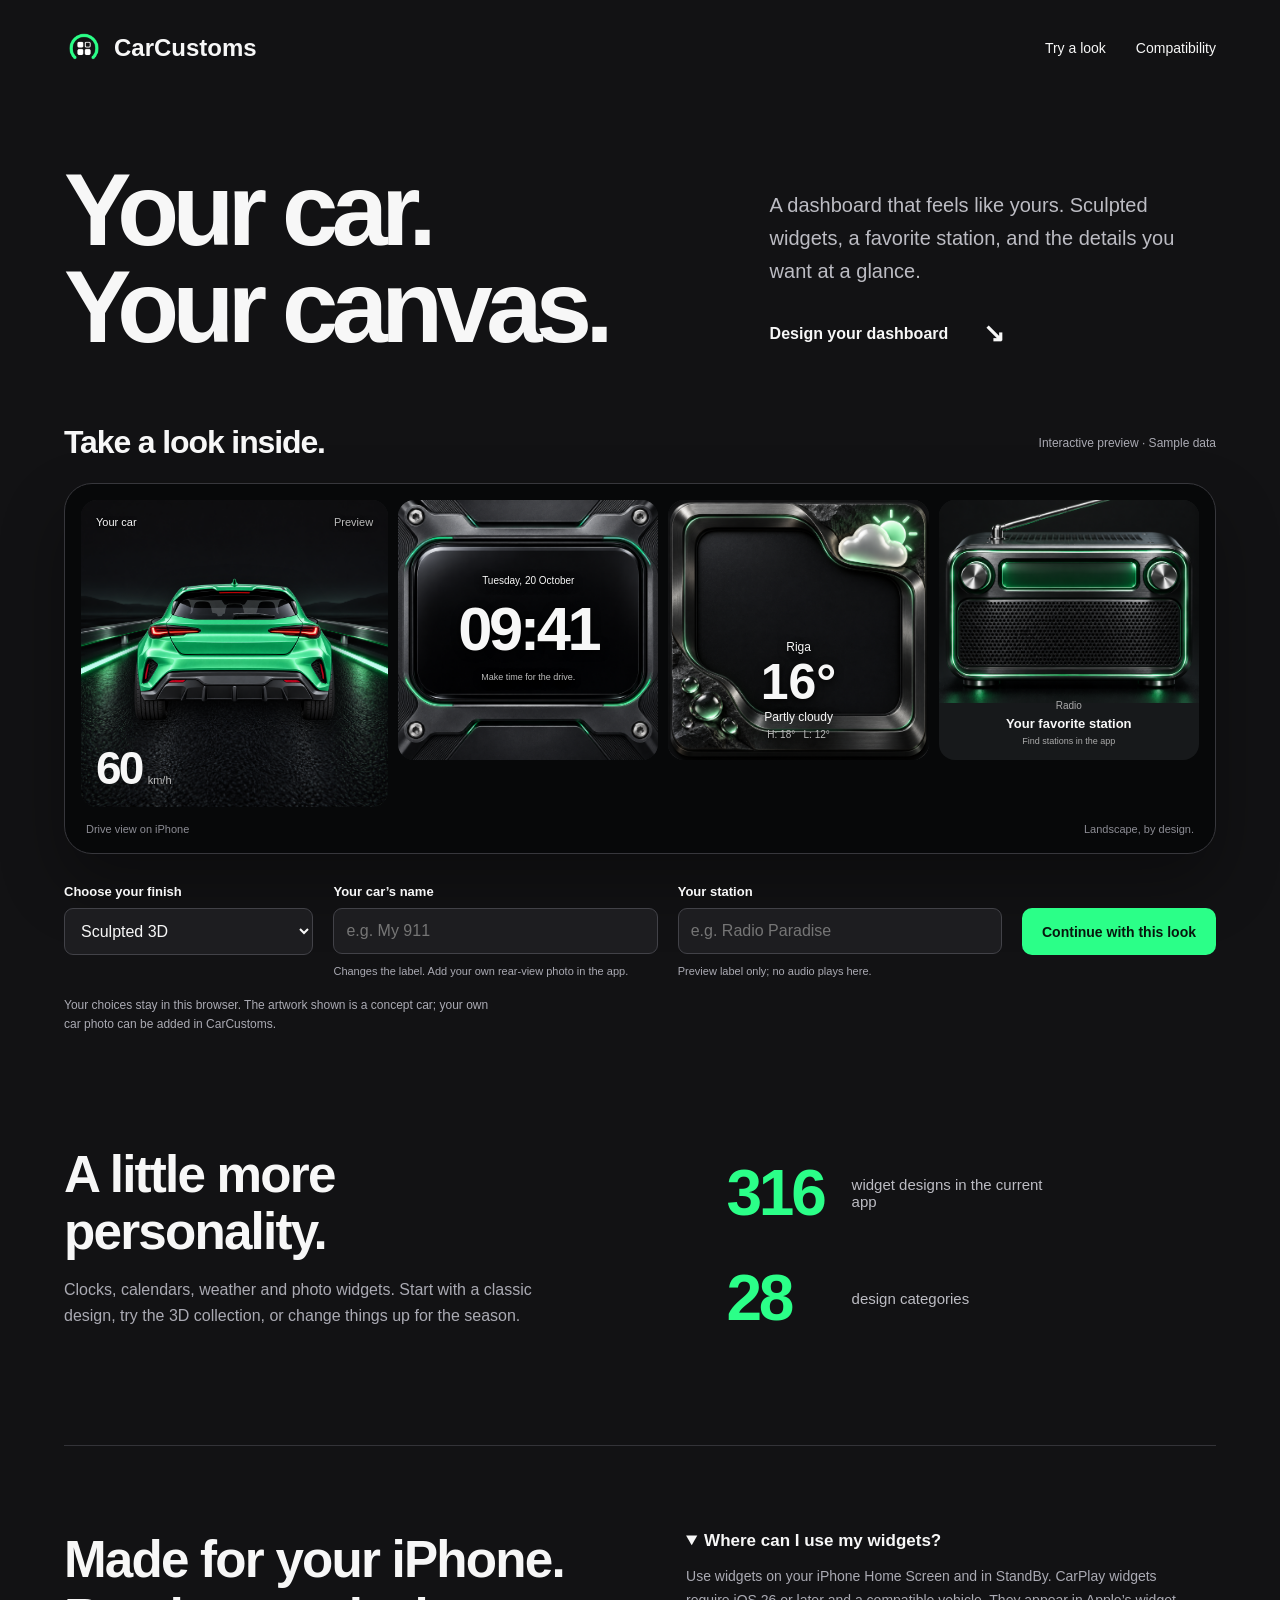
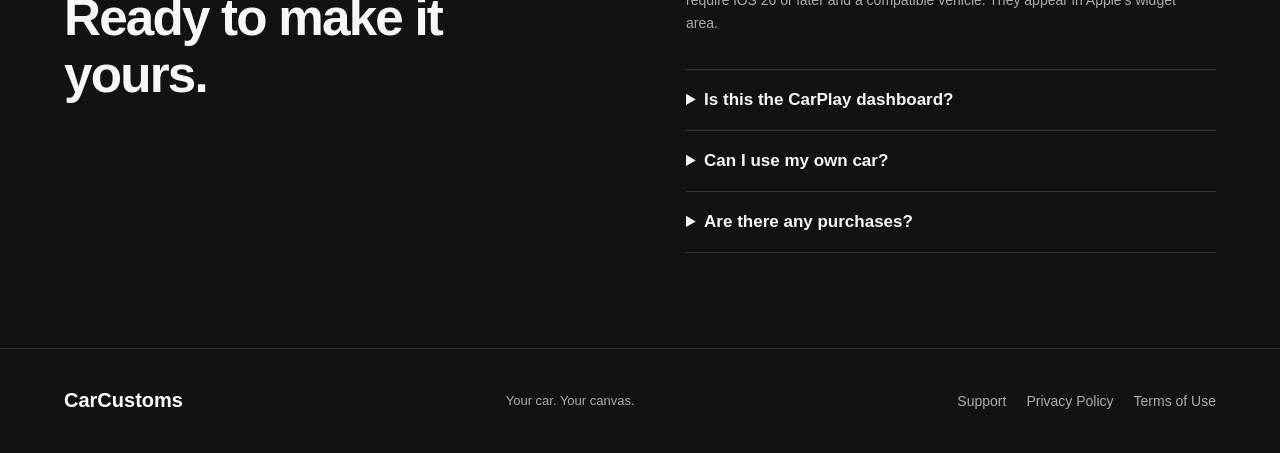
<file: index.html>
<!doctype html>
<html lang="en"><head><meta charset="utf-8"><meta name="viewport" content="width=device-width,initial-scale=1"><meta name="theme-color" content="#121214"><meta name="description" content="Personalize your drive with CarCustoms. Explore sculpted widgets, seasonal themes and a dashboard made for your iPhone."><title>CarCustoms — Your car. Your canvas.</title><link rel="icon" href="assets/logo.png"><link rel="stylesheet" href="style.css"><script src="app.js" defer></script></head>
<body><a class="skip" href="#designer">Skip to dashboard designer</a>
<header><a class="brand" href="#"><img src="assets/logo.png" width="40" height="40" alt="">CarCustoms</a><nav aria-label="Main"><a href="#designer">Try a look</a><a href="#compatibility">Compatibility</a></nav></header>
<main><section class="hero"><h1>Your car.<br>Your canvas.</h1><div class="intro"><p>A dashboard that feels like yours. Sculpted widgets, a favorite station, and the details you want at a glance.</p><a class="text-link" href="#designer">Design your dashboard <span aria-hidden="true">↘</span></a></div></section>
<section id="designer" aria-labelledby="designer-title"><div class="section-heading"><h2 id="designer-title">Take a look inside.</h2><span>Interactive preview · Sample data</span></div>
<div class="dashboard-shell"><div class="dashboard" id="dashboard"><article class="tile road"><img class="road-art" src="assets/DepthRoad.png" alt=""><div class="tile-top"><span id="car-label">Your car</span><span>Preview</span></div><img class="car" src="assets/DepthOriginalCar.png" alt="Illustrated rear view of a concept sports car"><div class="speed"><strong>60</strong><span>km/h</span></div></article><article class="tile clock"><img class="art" src="assets/DepthClock.png" alt=""><div class="clock-face"><span>Tuesday, 20 October</span><strong>09:41</strong><small>Make time for the drive.</small></div></article><article class="tile weather"><img class="art" src="assets/DepthWeather.png" alt=""><div class="weather-face"><span>Riga</span><strong>16°</strong><span>Partly cloudy</span><small>H: 18° &nbsp; L: 12°</small></div></article><article class="tile radio"><img src="assets/DepthRadio.png" alt="Sculpted radio icon"><span>Radio</span><strong id="station-label">Your favorite station</strong><span class="radio-hint">Find stations in the app</span></article></div><div class="dashboard-footer"><span>Drive view on iPhone</span><span>Landscape, by design.</span></div></div>
<form id="preferences"><div class="control-group"><label for="theme">Choose your finish</label><select id="theme" name="theme"><option value="sculpted">Sculpted 3D</option><option value="minimal">Clean & minimal</option><option value="halloween">Halloween</option></select></div><div class="control-group"><label for="car">Your car’s name</label><input id="car" name="car" maxlength="36" placeholder="e.g. My 911" autocomplete="off"><small>Changes the label. Add your own rear-view photo in the app.</small></div><div class="control-group"><label for="station">Your station</label><input id="station" name="station" maxlength="48" placeholder="e.g. Radio Paradise" autocomplete="off"><small>Preview label only; no audio plays here.</small></div><button class="primary" type="submit">Continue with this look</button></form><p class="quiet">Your choices stay in this browser. The artwork shown is a concept car; your own car photo can be added in CarCustoms.</p>
<div id="next-step" class="next-step" hidden tabindex="-1"><div><h3>Your dashboard starts here.</h3><p id="checkout-status" role="status">This release is free, with no in-app purchases or subscriptions. New AI generation is temporarily unavailable.</p><p id="selection-summary"></p></div><div class="next-actions"><a class="secondary" href="cartiles://open">Open CarCustoms on iPhone</a><small>Already installed? Open the app and apply your preferences in Studio or Drive.</small></div></div>
</section>
<section class="collection"><div><h2>A little more<br>personality.</h2><p>Clocks, calendars, weather and photo widgets. Start with a classic design, try the 3D collection, or change things up for the season.</p></div><div class="collection-numbers"><strong>316</strong><span>widget designs in the current app</span><strong>28</strong><span>design categories</span></div></section>
<section id="compatibility" class="compatibility"><h2>Made for your iPhone.<br>Ready to make it yours.</h2><div><details open><summary>Where can I use my widgets?</summary><p>Use widgets on your iPhone Home Screen and in StandBy. CarPlay widgets require iOS 26 or later and a compatible vehicle. They appear in Apple’s widget area.</p></details><details><summary>Is this the CarPlay dashboard?</summary><p>The preview shows CarCustoms’ Drive view on iPhone. It does not replace the full Apple CarPlay dashboard. The layout and supported interactions differ on the car screen.</p></details><details><summary>Can I use my own car?</summary><p>Yes. Add a rear-view photo in the app and personalize its label. The website preview uses a concept car illustration.</p></details><details><summary>Are there any purchases?</summary><p>No. This release has no in-app purchases or subscriptions. New AI image generation is temporarily unavailable; you can still customize widgets with your own photos and edit saved artwork.</p></details></div></section>
</main><footer><a class="brand" href="#">CarCustoms</a><span>Your car. Your canvas.</span><nav aria-label="Legal and support"><a href="support.html">Support</a><a href="privacy-policy.html">Privacy Policy</a><a href="terms-of-use.html">Terms of Use</a></nav></footer>

</body></html>
</file>
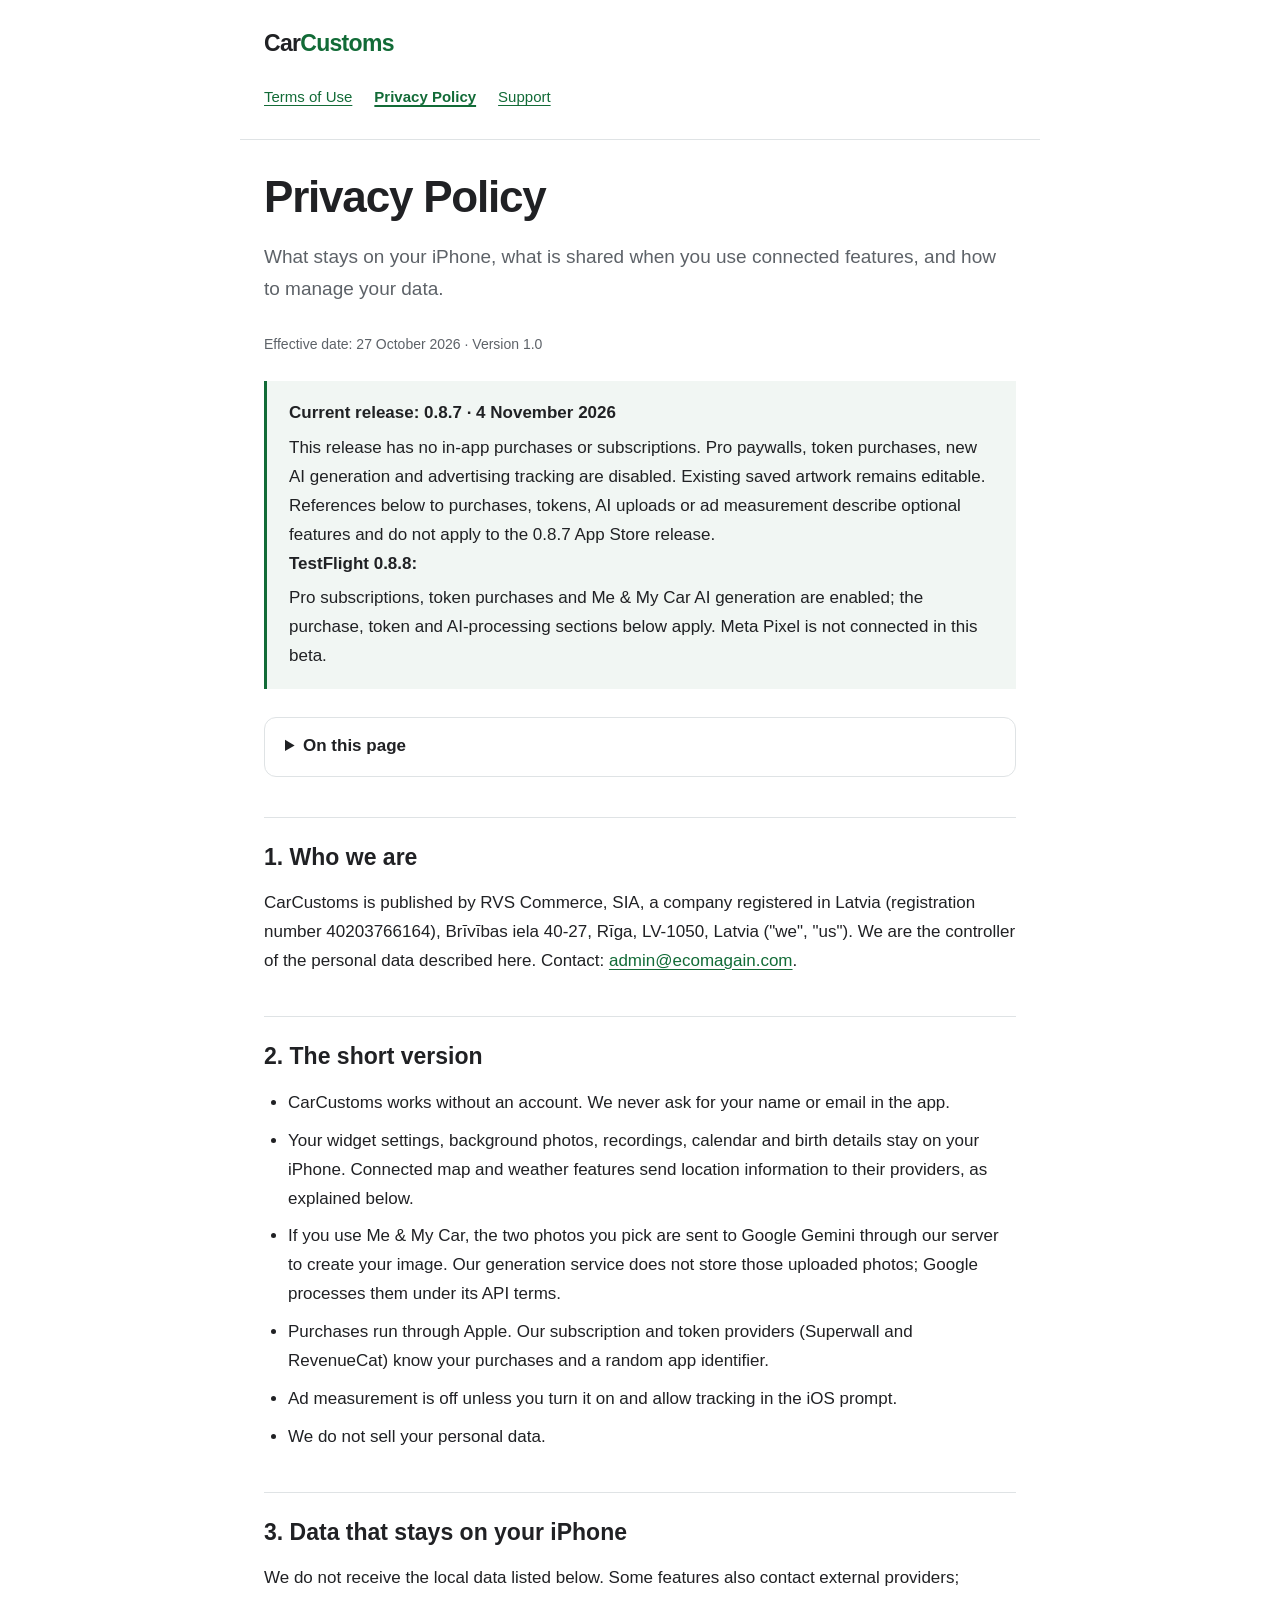
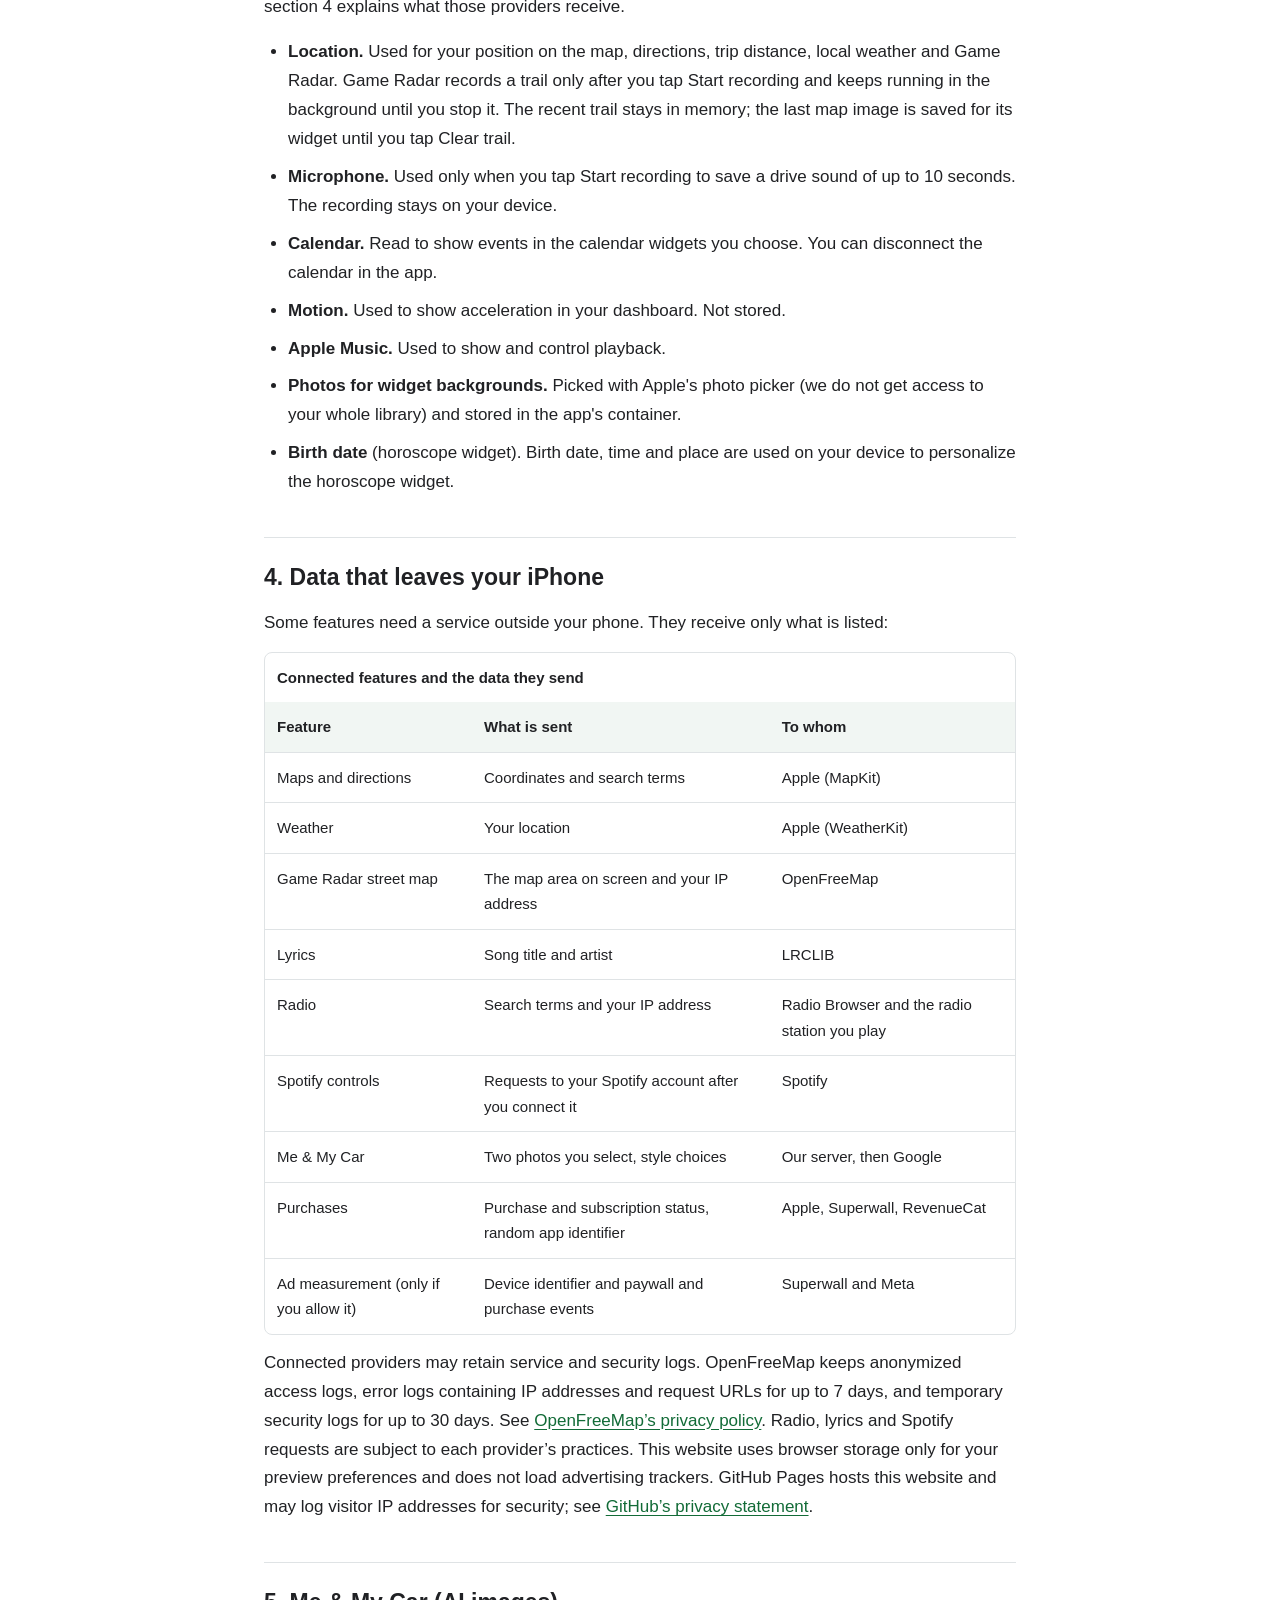
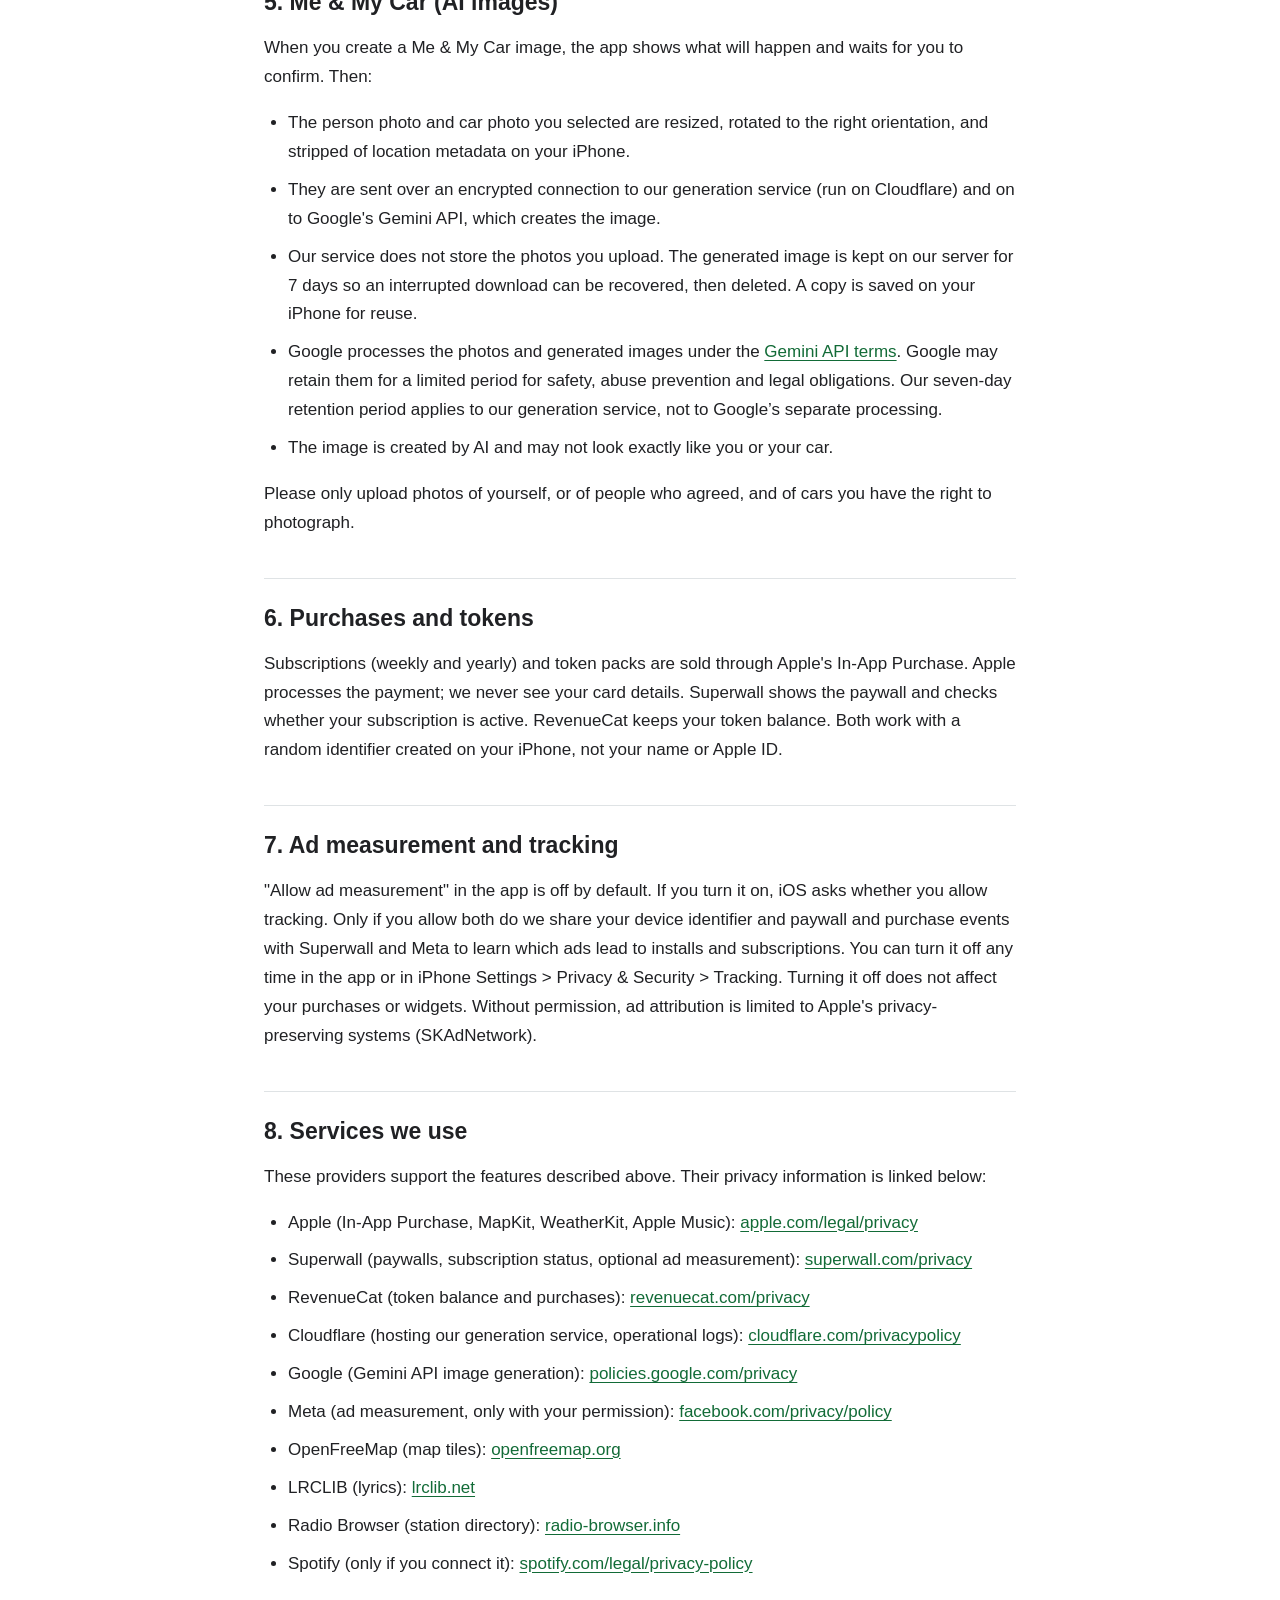
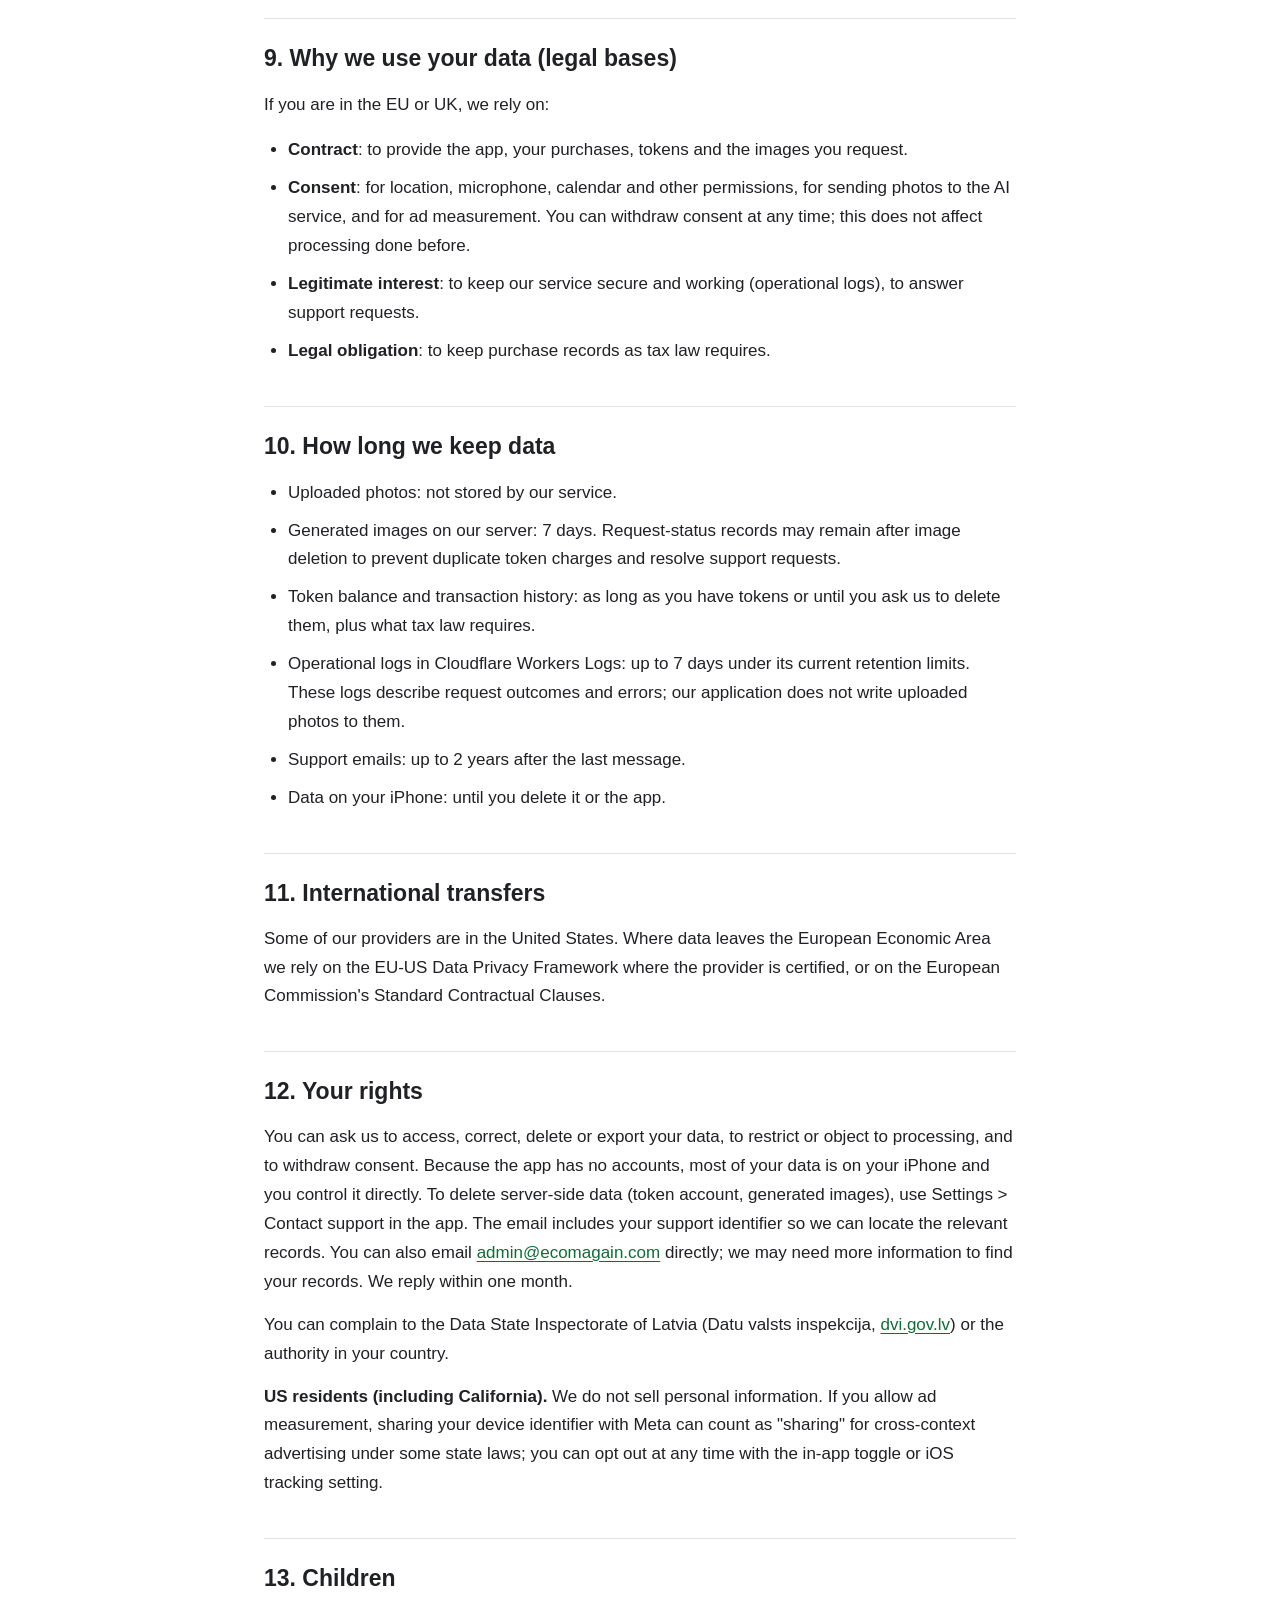
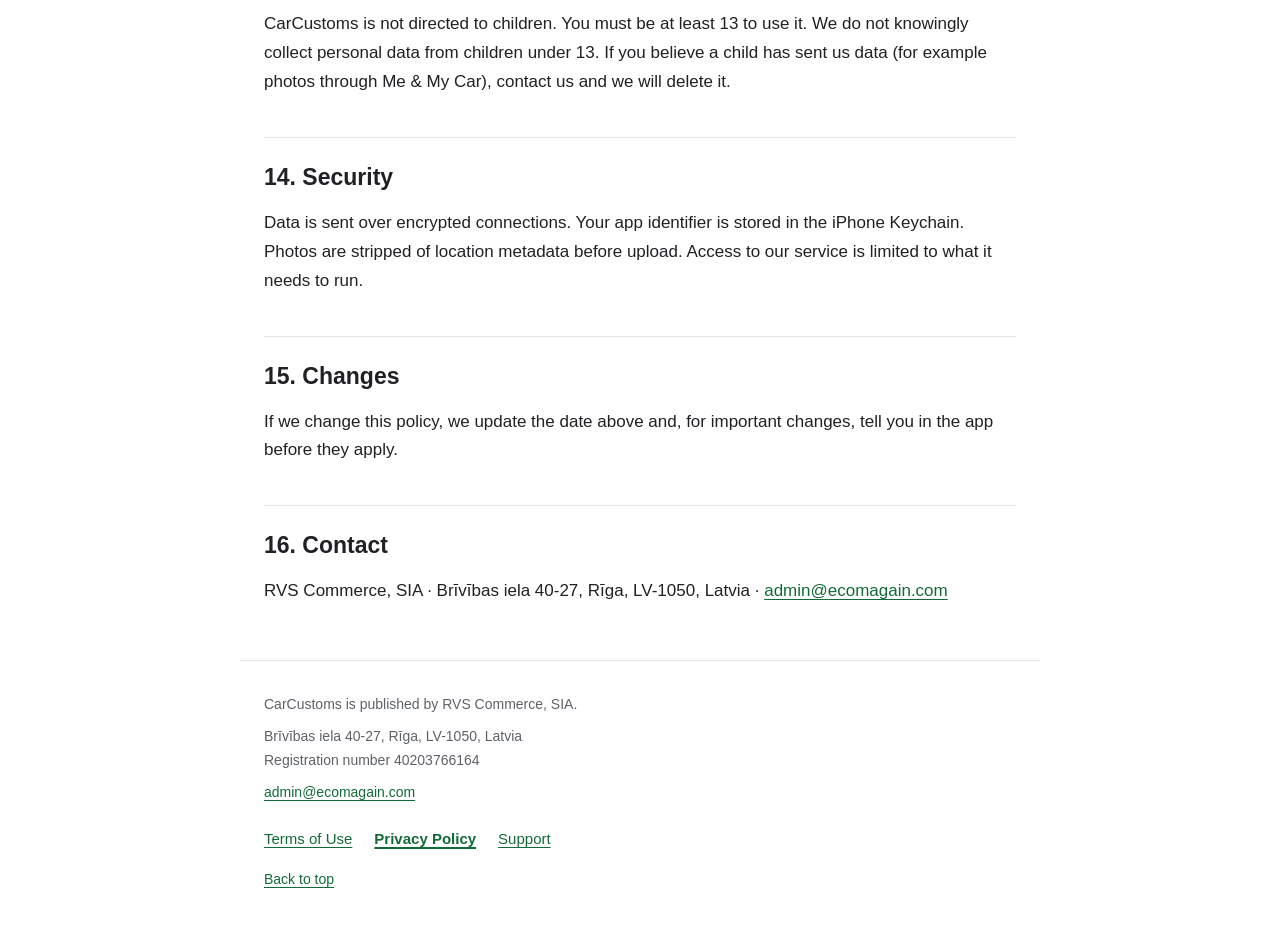
<file: privacy-policy.html>
<!doctype html>
<html lang="en"><head><meta charset="utf-8"><meta name="viewport" content="width=device-width,initial-scale=1"><meta name="description" content="What stays on your iPhone, what is shared when you use connected features, and how to manage your data."><title>Privacy Policy | CarCustoms</title><style>
:root{color-scheme:light dark;--bg:#fff;--fg:#202124;--mut:#5d6268;--line:#dfe3e5;--acc:#126b37;--panel:#f1f6f3}
@media(prefers-color-scheme:dark){:root{--bg:#121214;--fg:#f7f7f7;--mut:#b5b8bd;--line:#383b3e;--acc:#64e69a;--panel:#1d2721}}
*{box-sizing:border-box}html{scroll-padding-top:24px;-webkit-text-size-adjust:100%}body{margin:0;background:var(--bg);color:var(--fg);font:17px/1.7 -apple-system,BlinkMacSystemFont,"Helvetica Neue",Arial,sans-serif;overflow-wrap:anywhere}
header,main,footer{max-width:800px;margin:auto;padding-left:24px;padding-right:24px}header{padding-top:24px;padding-bottom:20px;border-bottom:1px solid var(--line)}.brand{font-size:23px;font-weight:750;letter-spacing:-.7px}.brand span{color:var(--acc)}nav{display:flex;flex-wrap:wrap;gap:4px 22px;margin-top:12px}nav a{display:inline-flex;align-items:center;min-height:44px;font-size:15px}nav a[aria-current=page]{font-weight:700;text-decoration-thickness:2px}main{padding-top:32px;padding-bottom:40px}h1{font-size:clamp(32px,7vw,44px);line-height:1.15;letter-spacing:-1.2px;margin:0 0 16px}h2{font-size:23px;line-height:1.35;margin:40px 0 16px;padding-top:24px;border-top:1px solid var(--line)}p{margin:14px 0}li{margin:9px 0}ul,ol{padding-left:24px}a{color:var(--acc);text-underline-offset:3px}a:focus-visible,summary:focus-visible{outline:3px solid var(--acc);outline-offset:5px;border-radius:2px}.meta{color:var(--mut);font-size:14px}.intro{font-size:19px;color:var(--mut);margin:18px 0 28px}.summary{padding:18px 22px;background:var(--panel);border-left:3px solid var(--acc);margin:24px 0}.summary p{margin:0}.summary strong{display:block;margin-bottom:6px}details{border:1px solid var(--line);border-radius:12px;padding:14px 20px;margin:28px 0}summary{cursor:pointer;font-weight:650;min-height:30px}details ol{margin-bottom:6px}.table-wrap{overflow-x:auto;border:1px solid var(--line);border-radius:8px}table{border-collapse:collapse;width:100%;font-size:15px}caption{text-align:left;padding:12px;font-weight:600}th,td{padding:12px;text-align:left;vertical-align:top;border-bottom:1px solid var(--line)}th{background:var(--panel)}tr:last-child td{border-bottom:0}footer{padding-top:24px;padding-bottom:40px;border-top:1px solid var(--line);font-size:14px;color:var(--mut)}footer p{margin:8px 0}.contact{display:inline-flex;align-items:center;min-height:48px;padding:10px 18px;border-radius:10px;background:var(--acc);color:var(--bg);font-weight:650;text-decoration:none}.skip{position:absolute;top:-100px;left:16px;padding:12px;background:var(--bg);z-index:1}.skip:focus{top:12px}@media(max-width:440px){header,main,footer{padding-left:20px;padding-right:20px}h2{font-size:21px}.summary{padding:16px}th,td{padding:10px;font-size:14px}}@media print{header,footer,.skip,details{display:none}body{font-size:11pt;color:#000;background:#fff}main{max-width:none}a{color:inherit}.table-wrap{overflow:visible}h2{break-after:avoid}}
</style></head>
<body><a class="skip" href="#main">Skip to content</a><header><div class="brand">Car<span>Customs</span></div><nav aria-label="Legal and support"><a href="terms-of-use.html">Terms of Use</a><a href="privacy-policy.html" aria-current="page">Privacy Policy</a><a href="support.html">Support</a></nav></header><main id="main"><h1>Privacy Policy</h1>
<p class="intro">What stays on your iPhone, what is shared when you use connected features, and how to manage your data.</p>
<p class="meta">Effective date: 27 October 2026 · Version 1.0</p>
<aside class="summary"><p><strong>Current release: 0.8.7 · 4 November 2026</strong>This release has no in-app purchases or subscriptions. Pro paywalls, token purchases, new AI generation and advertising tracking are disabled. Existing saved artwork remains editable. References below to purchases, tokens, AI uploads or ad measurement describe optional features and do not apply to the 0.8.7 App Store release. <strong>TestFlight 0.8.8:</strong> Pro subscriptions, token purchases and Me &amp; My Car AI generation are enabled; the purchase, token and AI-processing sections below apply. Meta Pixel is not connected in this beta.</p></aside>
<details><summary>On this page</summary><ol>
<li><a href="#1-who-we-are">Who we are</a></li>
<li><a href="#2-the-short-version">The short version</a></li>
<li><a href="#3-data-that-stays-on-your-iphone">Data that stays on your iPhone</a></li>
<li><a href="#4-data-that-leaves-your-iphone">Data that leaves your iPhone</a></li>
<li><a href="#5-me-my-car-ai-images">Me &amp; My Car (AI images)</a></li>
<li><a href="#6-purchases-and-tokens">Purchases and tokens</a></li>
<li><a href="#7-ad-measurement-and-tracking">Ad measurement and tracking</a></li>
<li><a href="#8-services-we-use">Services we use</a></li>
<li><a href="#9-why-we-use-your-data-legal-bases">Why we use your data (legal bases)</a></li>
<li><a href="#10-how-long-we-keep-data">How long we keep data</a></li>
<li><a href="#11-international-transfers">International transfers</a></li>
<li><a href="#12-your-rights">Your rights</a></li>
<li><a href="#13-children">Children</a></li>
<li><a href="#14-security">Security</a></li>
<li><a href="#15-changes">Changes</a></li>
<li><a href="#16-contact">Contact</a></li>
</ol></details>
<h2 id="1-who-we-are">1. Who we are</h2>
<p>CarCustoms is published by RVS Commerce, SIA, a company registered in Latvia (registration number 40203766164), Brīvības iela 40-27, Rīga, LV-1050, Latvia ("we", "us"). We are the controller of the personal data described here. Contact: <a href="mailto:admin@ecomagain.com">admin@ecomagain.com</a>.</p>
<h2 id="2-the-short-version">2. The short version</h2>
<ul>
<li>CarCustoms works without an account. We never ask for your name or email in the app.</li>
<li>Your widget settings, background photos, recordings, calendar and birth details stay on your iPhone. Connected map and weather features send location information to their providers, as explained below.</li>
<li>If you use Me &amp; My Car, the two photos you pick are sent to Google Gemini through our server to create your image. Our generation service does not store those uploaded photos; Google processes them under its API terms.</li>
<li>Purchases run through Apple. Our subscription and token providers (Superwall and RevenueCat) know your purchases and a random app identifier.</li>
<li>Ad measurement is off unless you turn it on and allow tracking in the iOS prompt.</li>
<li>We do not sell your personal data.</li>
</ul>
<h2 id="3-data-that-stays-on-your-iphone">3. Data that stays on your iPhone</h2>
<p>We do not receive the local data listed below. Some features also contact external providers; section 4 explains what those providers receive.</p>
<ul>
<li><strong>Location.</strong> Used for your position on the map, directions, trip distance, local weather and Game Radar. Game Radar records a trail only after you tap Start recording and keeps running in the background until you stop it. The recent trail stays in memory; the last map image is saved for its widget until you tap Clear trail.</li>
<li><strong>Microphone.</strong> Used only when you tap Start recording to save a drive sound of up to 10 seconds. The recording stays on your device.</li>
<li><strong>Calendar.</strong> Read to show events in the calendar widgets you choose. You can disconnect the calendar in the app.</li>
<li><strong>Motion.</strong> Used to show acceleration in your dashboard. Not stored.</li>
<li><strong>Apple Music.</strong> Used to show and control playback.</li>
<li><strong>Photos for widget backgrounds.</strong> Picked with Apple's photo picker (we do not get access to your whole library) and stored in the app's container.</li>
<li><strong>Birth date</strong> (horoscope widget). Birth date, time and place are used on your device to personalize the horoscope widget.</li>
</ul>
<h2 id="4-data-that-leaves-your-iphone">4. Data that leaves your iPhone</h2>
<p>Some features need a service outside your phone. They receive only what is listed:</p>
<div class="table-wrap" role="region" aria-label="Data shared with service providers" tabindex="0"><table><caption>Connected features and the data they send</caption>
<thead>
<tr>
<th scope="col">Feature</th>
<th scope="col">What is sent</th>
<th scope="col">To whom</th>
</tr>
</thead>
<tbody>
<tr>
<td>Maps and directions</td>
<td>Coordinates and search terms</td>
<td>Apple (MapKit)</td>
</tr>
<tr>
<td>Weather</td>
<td>Your location</td>
<td>Apple (WeatherKit)</td>
</tr>
<tr>
<td>Game Radar street map</td>
<td>The map area on screen and your IP address</td>
<td>OpenFreeMap</td>
</tr>
<tr>
<td>Lyrics</td>
<td>Song title and artist</td>
<td>LRCLIB</td>
</tr>
<tr>
<td>Radio</td>
<td>Search terms and your IP address</td>
<td>Radio Browser and the radio station you play</td>
</tr>
<tr>
<td>Spotify controls</td>
<td>Requests to your Spotify account after you connect it</td>
<td>Spotify</td>
</tr>
<tr>
<td>Me &amp; My Car</td>
<td>Two photos you select, style choices</td>
<td>Our server, then Google</td>
</tr>
<tr>
<td>Purchases</td>
<td>Purchase and subscription status, random app identifier</td>
<td>Apple, Superwall, RevenueCat</td>
</tr>
<tr>
<td>Ad measurement (only if you allow it)</td>
<td>Device identifier and paywall and purchase events</td>
<td>Superwall and Meta</td>
</tr>
</tbody>
</table></div>
<p>Connected providers may retain service and security logs. OpenFreeMap keeps anonymized access logs, error logs containing IP addresses and request URLs for up to 7 days, and temporary security logs for up to 30 days. See <a href="https://openfreemap.org/privacy/">OpenFreeMap’s privacy policy</a>. Radio, lyrics and Spotify requests are subject to each provider’s practices. This website uses browser storage only for your preview preferences and does not load advertising trackers. GitHub Pages hosts this website and may log visitor IP addresses for security; see <a href="https://docs.github.com/en/site-policy/privacy-policies/github-general-privacy-statement">GitHub’s privacy statement</a>.</p>
<h2 id="5-me-my-car-ai-images">5. Me &amp; My Car (AI images)</h2>
<p>When you create a Me &amp; My Car image, the app shows what will happen and waits for you to confirm. Then:</p>
<ul>
<li>The person photo and car photo you selected are resized, rotated to the right orientation, and stripped of location metadata on your iPhone.</li>
<li>They are sent over an encrypted connection to our generation service (run on Cloudflare) and on to Google's Gemini API, which creates the image.</li>
<li>Our service does not store the photos you upload. The generated image is kept on our server for 7 days so an interrupted download can be recovered, then deleted. A copy is saved on your iPhone for reuse.</li>
<li>Google processes the photos and generated images under the <a href="https://ai.google.dev/gemini-api/terms">Gemini API terms</a>. Google may retain them for a limited period for safety, abuse prevention and legal obligations. Our seven-day retention period applies to our generation service, not to Google’s separate processing.</li>
<li>The image is created by AI and may not look exactly like you or your car.</li>
</ul>
<p>Please only upload photos of yourself, or of people who agreed, and of cars you have the right to photograph.</p>
<h2 id="6-purchases-and-tokens">6. Purchases and tokens</h2>
<p>Subscriptions (weekly and yearly) and token packs are sold through Apple's In-App Purchase. Apple processes the payment; we never see your card details. Superwall shows the paywall and checks whether your subscription is active. RevenueCat keeps your token balance. Both work with a random identifier created on your iPhone, not your name or Apple ID.</p>
<h2 id="7-ad-measurement-and-tracking">7. Ad measurement and tracking</h2>
<p>"Allow ad measurement" in the app is off by default. If you turn it on, iOS asks whether you allow tracking. Only if you allow both do we share your device identifier and paywall and purchase events with Superwall and Meta to learn which ads lead to installs and subscriptions. You can turn it off any time in the app or in iPhone Settings &gt; Privacy &amp; Security &gt; Tracking. Turning it off does not affect your purchases or widgets. Without permission, ad attribution is limited to Apple's privacy-preserving systems (SKAdNetwork).</p>
<h2 id="8-services-we-use">8. Services we use</h2>
<p>These providers support the features described above. Their privacy information is linked below:</p>
<ul>
<li>Apple (In-App Purchase, MapKit, WeatherKit, Apple Music): <a href="https://apple.com/legal/privacy">apple.com/legal/privacy</a></li>
<li>Superwall (paywalls, subscription status, optional ad measurement): <a href="https://superwall.com/privacy">superwall.com/privacy</a></li>
<li>RevenueCat (token balance and purchases): <a href="https://revenuecat.com/privacy">revenuecat.com/privacy</a></li>
<li>Cloudflare (hosting our generation service, operational logs): <a href="https://cloudflare.com/privacypolicy">cloudflare.com/privacypolicy</a></li>
<li>Google (Gemini API image generation): <a href="https://policies.google.com/privacy">policies.google.com/privacy</a></li>
<li>Meta (ad measurement, only with your permission): <a href="https://facebook.com/privacy/policy">facebook.com/privacy/policy</a></li>
<li>OpenFreeMap (map tiles): <a href="https://openfreemap.org">openfreemap.org</a></li>
<li>LRCLIB (lyrics): <a href="https://lrclib.net">lrclib.net</a></li>
<li>Radio Browser (station directory): <a href="https://radio-browser.info">radio-browser.info</a></li>
<li>Spotify (only if you connect it): <a href="https://spotify.com/legal/privacy-policy">spotify.com/legal/privacy-policy</a></li>
</ul>
<h2 id="9-why-we-use-your-data-legal-bases">9. Why we use your data (legal bases)</h2>
<p>If you are in the EU or UK, we rely on:</p>
<ul>
<li><strong>Contract</strong>: to provide the app, your purchases, tokens and the images you request.</li>
<li><strong>Consent</strong>: for location, microphone, calendar and other permissions, for sending photos to the AI service, and for ad measurement. You can withdraw consent at any time; this does not affect processing done before.</li>
<li><strong>Legitimate interest</strong>: to keep our service secure and working (operational logs), to answer support requests.</li>
<li><strong>Legal obligation</strong>: to keep purchase records as tax law requires.</li>
</ul>
<h2 id="10-how-long-we-keep-data">10. How long we keep data</h2>
<ul>
<li>Uploaded photos: not stored by our service.</li>
<li>Generated images on our server: 7 days. Request-status records may remain after image deletion to prevent duplicate token charges and resolve support requests.</li>
<li>Token balance and transaction history: as long as you have tokens or until you ask us to delete them, plus what tax law requires.</li>
<li>Operational logs in Cloudflare Workers Logs: up to 7 days under its current retention limits. These logs describe request outcomes and errors; our application does not write uploaded photos to them.</li>
<li>Support emails: up to 2 years after the last message.</li>
<li>Data on your iPhone: until you delete it or the app.</li>
</ul>
<h2 id="11-international-transfers">11. International transfers</h2>
<p>Some of our providers are in the United States. Where data leaves the European Economic Area we rely on the EU-US Data Privacy Framework where the provider is certified, or on the European Commission's Standard Contractual Clauses.</p>
<h2 id="12-your-rights">12. Your rights</h2>
<p>You can ask us to access, correct, delete or export your data, to restrict or object to processing, and to withdraw consent. Because the app has no accounts, most of your data is on your iPhone and you control it directly. To delete server-side data (token account, generated images), use Settings &gt; Contact support in the app. The email includes your support identifier so we can locate the relevant records. You can also email <a href="mailto:admin@ecomagain.com">admin@ecomagain.com</a> directly; we may need more information to find your records. We reply within one month.</p>
<p>You can complain to the Data State Inspectorate of Latvia (Datu valsts inspekcija, <a href="https://dvi.gov.lv">dvi.gov.lv</a>) or the authority in your country.</p>
<p><strong>US residents (including California).</strong> We do not sell personal information. If you allow ad measurement, sharing your device identifier with Meta can count as "sharing" for cross-context advertising under some state laws; you can opt out at any time with the in-app toggle or iOS tracking setting.</p>
<h2 id="13-children">13. Children</h2>
<p>CarCustoms is not directed to children. You must be at least 13 to use it. We do not knowingly collect personal data from children under 13. If you believe a child has sent us data (for example photos through Me &amp; My Car), contact us and we will delete it.</p>
<h2 id="14-security">14. Security</h2>
<p>Data is sent over encrypted connections. Your app identifier is stored in the iPhone Keychain. Photos are stripped of location metadata before upload. Access to our service is limited to what it needs to run.</p>
<h2 id="15-changes">15. Changes</h2>
<p>If we change this policy, we update the date above and, for important changes, tell you in the app before they apply.</p>
<h2 id="16-contact">16. Contact</h2>
<p>RVS Commerce, SIA · Brīvības iela 40-27, Rīga, LV-1050, Latvia · <a href="mailto:admin@ecomagain.com">admin@ecomagain.com</a></p></main><footer><p>CarCustoms is published by RVS Commerce, SIA.</p><p>Brīvības iela 40-27, Rīga, LV-1050, Latvia<br>Registration number 40203766164</p><p><a href="mailto:admin@ecomagain.com">admin@ecomagain.com</a></p><nav aria-label="Legal and support"><a href="terms-of-use.html">Terms of Use</a><a href="privacy-policy.html" aria-current="page">Privacy Policy</a><a href="support.html">Support</a></nav><p><a href="#main">Back to top</a></p></footer></body></html>
</file>
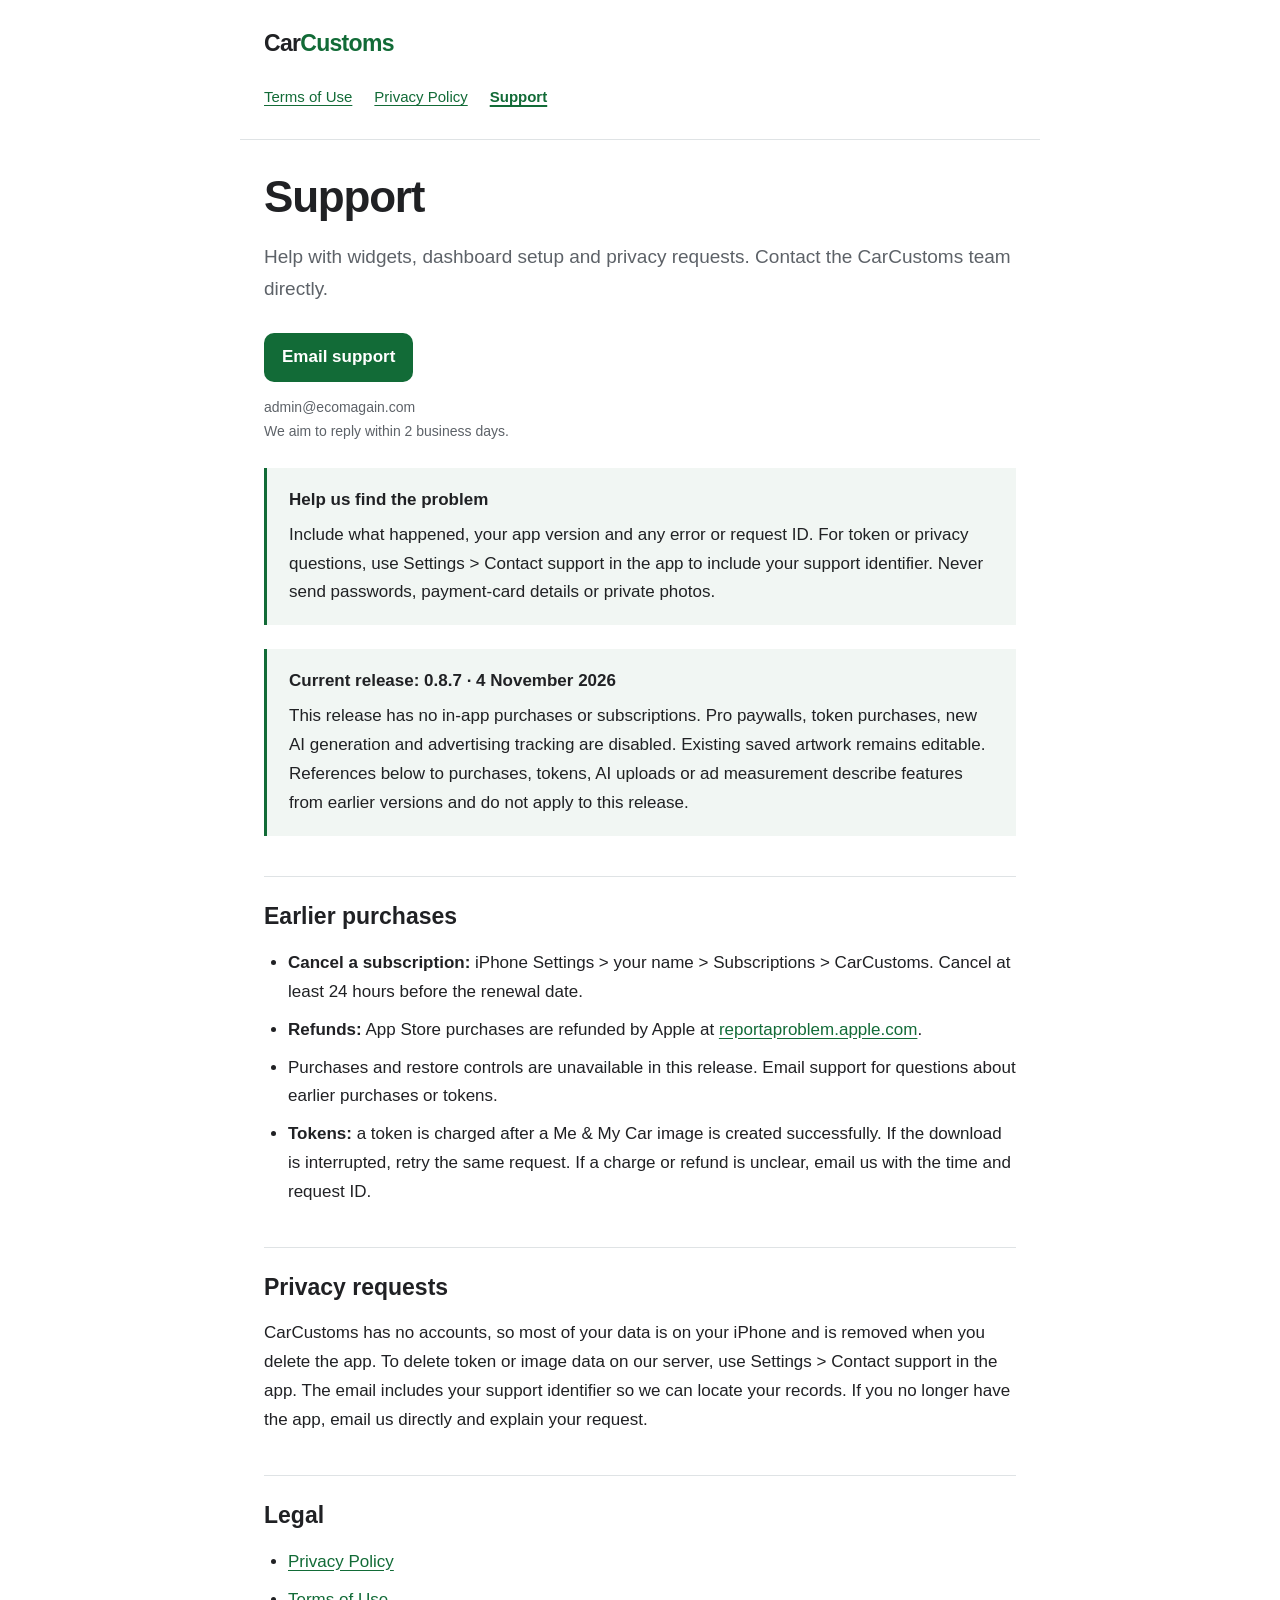
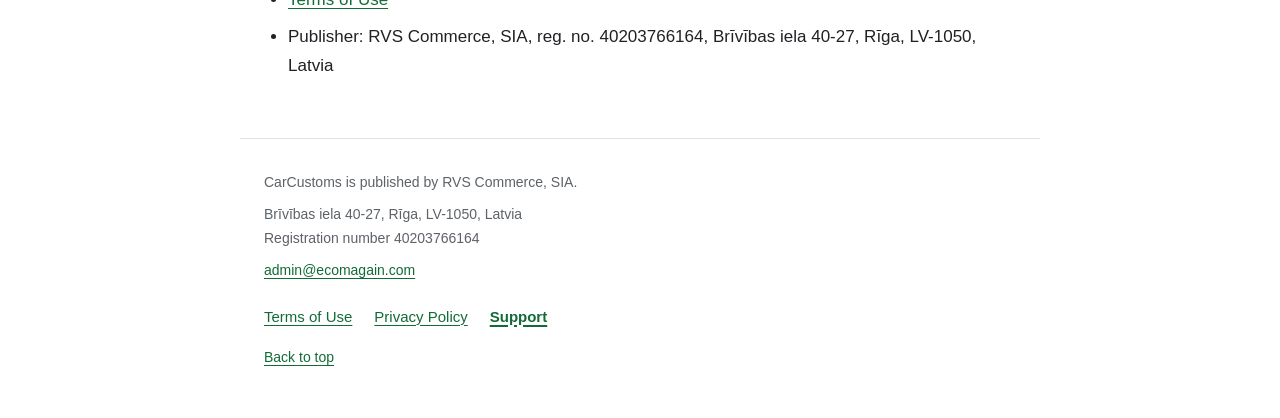
<file: support.html>
<!doctype html>
<html lang="en"><head><meta charset="utf-8"><meta name="viewport" content="width=device-width,initial-scale=1"><meta name="description" content="Help with widgets, dashboard setup and privacy requests. Contact the CarCustoms team directly."><title>Support | CarCustoms</title><style>
:root{color-scheme:light dark;--bg:#fff;--fg:#202124;--mut:#5d6268;--line:#dfe3e5;--acc:#126b37;--panel:#f1f6f3}
@media(prefers-color-scheme:dark){:root{--bg:#121214;--fg:#f7f7f7;--mut:#b5b8bd;--line:#383b3e;--acc:#64e69a;--panel:#1d2721}}
*{box-sizing:border-box}html{scroll-padding-top:24px;-webkit-text-size-adjust:100%}body{margin:0;background:var(--bg);color:var(--fg);font:17px/1.7 -apple-system,BlinkMacSystemFont,"Helvetica Neue",Arial,sans-serif;overflow-wrap:anywhere}
header,main,footer{max-width:800px;margin:auto;padding-left:24px;padding-right:24px}header{padding-top:24px;padding-bottom:20px;border-bottom:1px solid var(--line)}.brand{font-size:23px;font-weight:750;letter-spacing:-.7px}.brand span{color:var(--acc)}nav{display:flex;flex-wrap:wrap;gap:4px 22px;margin-top:12px}nav a{display:inline-flex;align-items:center;min-height:44px;font-size:15px}nav a[aria-current=page]{font-weight:700;text-decoration-thickness:2px}main{padding-top:32px;padding-bottom:40px}h1{font-size:clamp(32px,7vw,44px);line-height:1.15;letter-spacing:-1.2px;margin:0 0 16px}h2{font-size:23px;line-height:1.35;margin:40px 0 16px;padding-top:24px;border-top:1px solid var(--line)}p{margin:14px 0}li{margin:9px 0}ul,ol{padding-left:24px}a{color:var(--acc);text-underline-offset:3px}a:focus-visible,summary:focus-visible{outline:3px solid var(--acc);outline-offset:5px;border-radius:2px}.meta{color:var(--mut);font-size:14px}.intro{font-size:19px;color:var(--mut);margin:18px 0 28px}.summary{padding:18px 22px;background:var(--panel);border-left:3px solid var(--acc);margin:24px 0}.summary p{margin:0}.summary strong{display:block;margin-bottom:6px}details{border:1px solid var(--line);border-radius:12px;padding:14px 20px;margin:28px 0}summary{cursor:pointer;font-weight:650;min-height:30px}details ol{margin-bottom:6px}.table-wrap{overflow-x:auto;border:1px solid var(--line);border-radius:8px}table{border-collapse:collapse;width:100%;font-size:15px}caption{text-align:left;padding:12px;font-weight:600}th,td{padding:12px;text-align:left;vertical-align:top;border-bottom:1px solid var(--line)}th{background:var(--panel)}tr:last-child td{border-bottom:0}footer{padding-top:24px;padding-bottom:40px;border-top:1px solid var(--line);font-size:14px;color:var(--mut)}footer p{margin:8px 0}.contact{display:inline-flex;align-items:center;min-height:48px;padding:10px 18px;border-radius:10px;background:var(--acc);color:var(--bg);font-weight:650;text-decoration:none}.skip{position:absolute;top:-100px;left:16px;padding:12px;background:var(--bg);z-index:1}.skip:focus{top:12px}@media(max-width:440px){header,main,footer{padding-left:20px;padding-right:20px}h2{font-size:21px}.summary{padding:16px}th,td{padding:10px;font-size:14px}}@media print{header,footer,.skip,details{display:none}body{font-size:11pt;color:#000;background:#fff}main{max-width:none}a{color:inherit}.table-wrap{overflow:visible}h2{break-after:avoid}}
</style></head>
<body><a class="skip" href="#main">Skip to content</a><header><div class="brand">Car<span>Customs</span></div><nav aria-label="Legal and support"><a href="terms-of-use.html">Terms of Use</a><a href="privacy-policy.html">Privacy Policy</a><a href="support.html" aria-current="page">Support</a></nav></header><main id="main"><h1>Support</h1>
<p class="intro">Help with widgets, dashboard setup and privacy requests. Contact the CarCustoms team directly.</p>
<p><a class="contact" href="mailto:admin@ecomagain.com?subject=CarCustoms%20support">Email support</a></p><p class="meta">admin@ecomagain.com<br>We aim to reply within 2 business days.</p><aside class="summary"><p><strong>Help us find the problem</strong>Include what happened, your app version and any error or request ID. For token or privacy questions, use Settings &gt; Contact support in the app to include your support identifier. Never send passwords, payment-card details or private photos.</p></aside>
<aside class="summary"><p><strong>Current release: 0.8.7 · 4 November 2026</strong>This release has no in-app purchases or subscriptions. Pro paywalls, token purchases, new AI generation and advertising tracking are disabled. Existing saved artwork remains editable. References below to purchases, tokens, AI uploads or ad measurement describe features from earlier versions and do not apply to this release.</p></aside>
<h2 id="billing">Earlier purchases</h2>
<ul>
<li><strong>Cancel a subscription:</strong> iPhone Settings &gt; your name &gt; Subscriptions &gt; CarCustoms. Cancel at least 24 hours before the renewal date.</li>
<li><strong>Refunds:</strong> App Store purchases are refunded by Apple at <a href="https://reportaproblem.apple.com">reportaproblem.apple.com</a>.</li>
<li>Purchases and restore controls are unavailable in this release. Email support for questions about earlier purchases or tokens.</li>
<li><strong>Tokens:</strong> a token is charged after a Me &amp; My Car image is created successfully. If the download is interrupted, retry the same request. If a charge or refund is unclear, email us with the time and request ID.</li>
</ul>
<h2 id="privacy-requests">Privacy requests</h2>
<p>CarCustoms has no accounts, so most of your data is on your iPhone and is removed when you delete the app. To delete token or image data on our server, use Settings &gt; Contact support in the app. The email includes your support identifier so we can locate your records. If you no longer have the app, email us directly and explain your request.</p>
<h2 id="legal">Legal</h2>
<ul>
<li><a href="privacy-policy.html">Privacy Policy</a></li>
<li><a href="terms-of-use.html">Terms of Use</a></li>
<li>Publisher: RVS Commerce, SIA, reg. no. 40203766164, Brīvības iela 40-27, Rīga, LV-1050, Latvia</li>
</ul></main><footer><p>CarCustoms is published by RVS Commerce, SIA.</p><p>Brīvības iela 40-27, Rīga, LV-1050, Latvia<br>Registration number 40203766164</p><p><a href="mailto:admin@ecomagain.com">admin@ecomagain.com</a></p><nav aria-label="Legal and support"><a href="terms-of-use.html">Terms of Use</a><a href="privacy-policy.html">Privacy Policy</a><a href="support.html" aria-current="page">Support</a></nav><p><a href="#main">Back to top</a></p></footer></body></html>
</file>
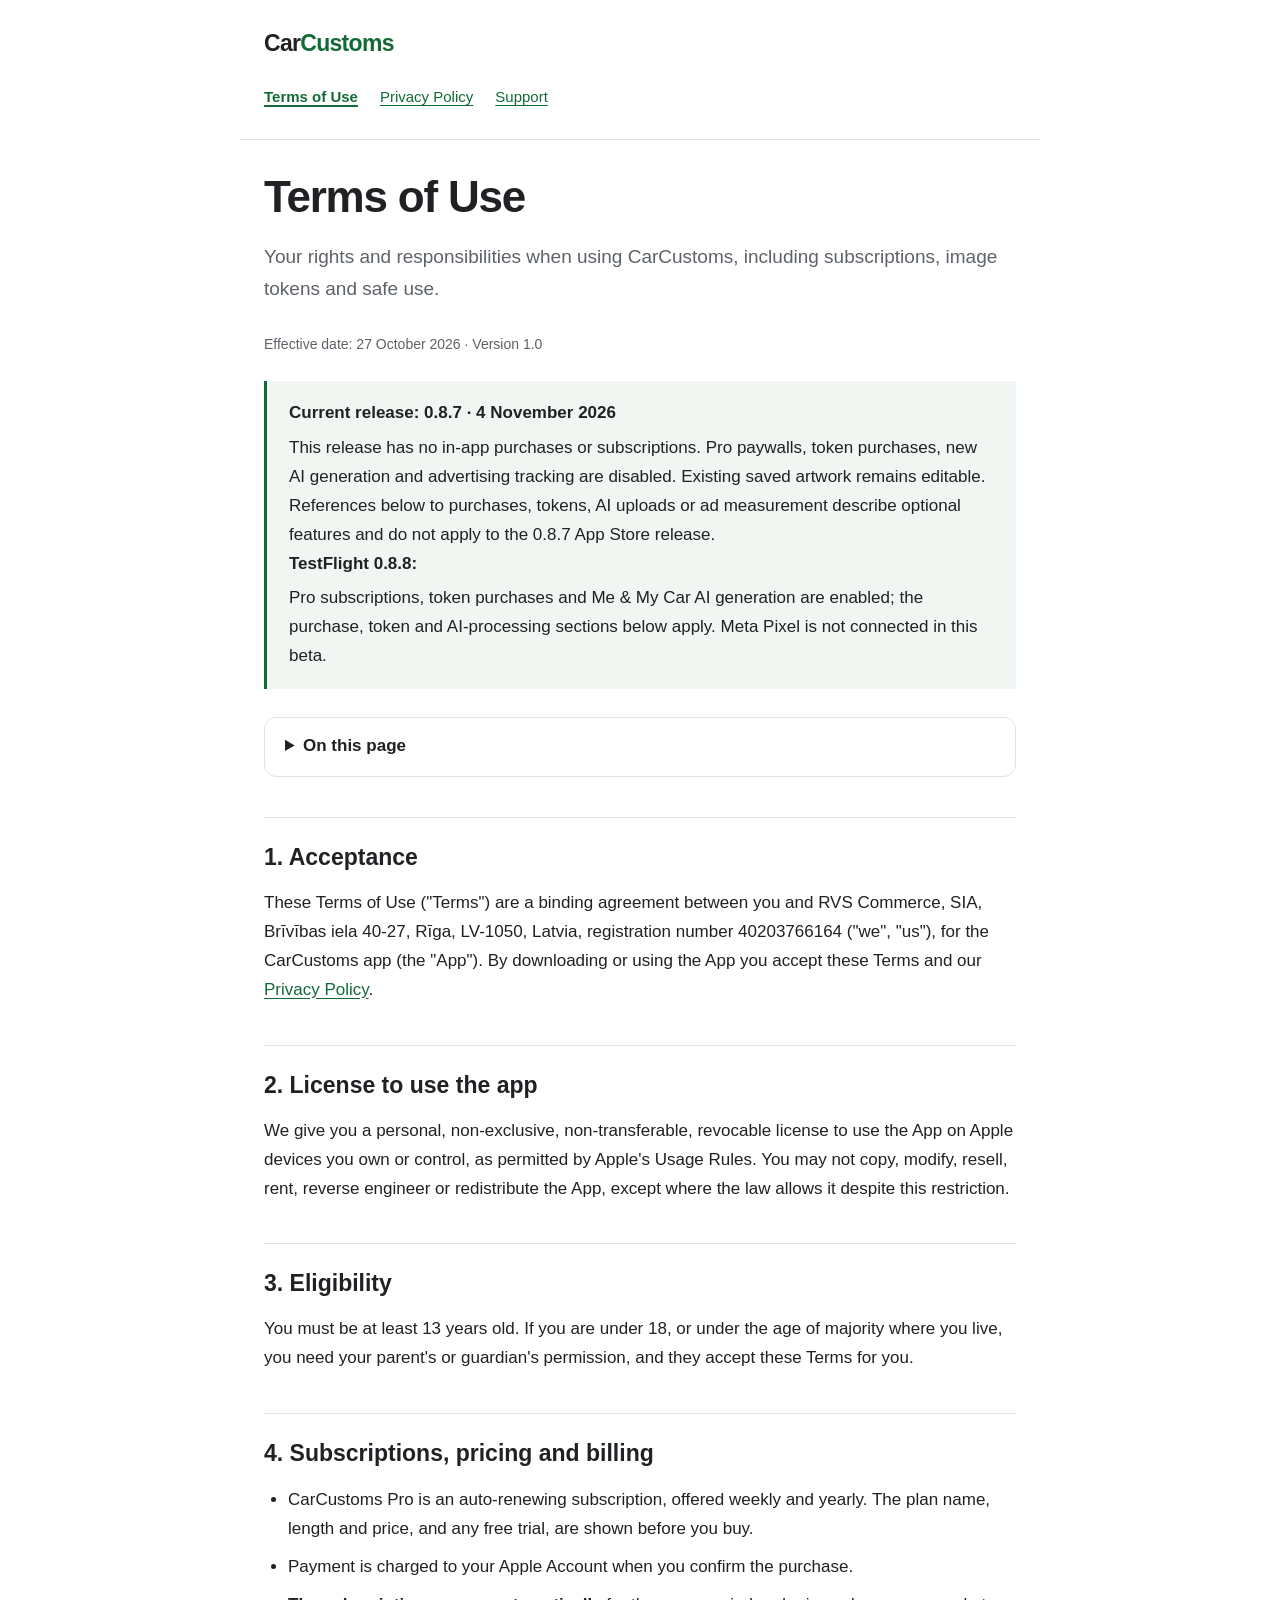
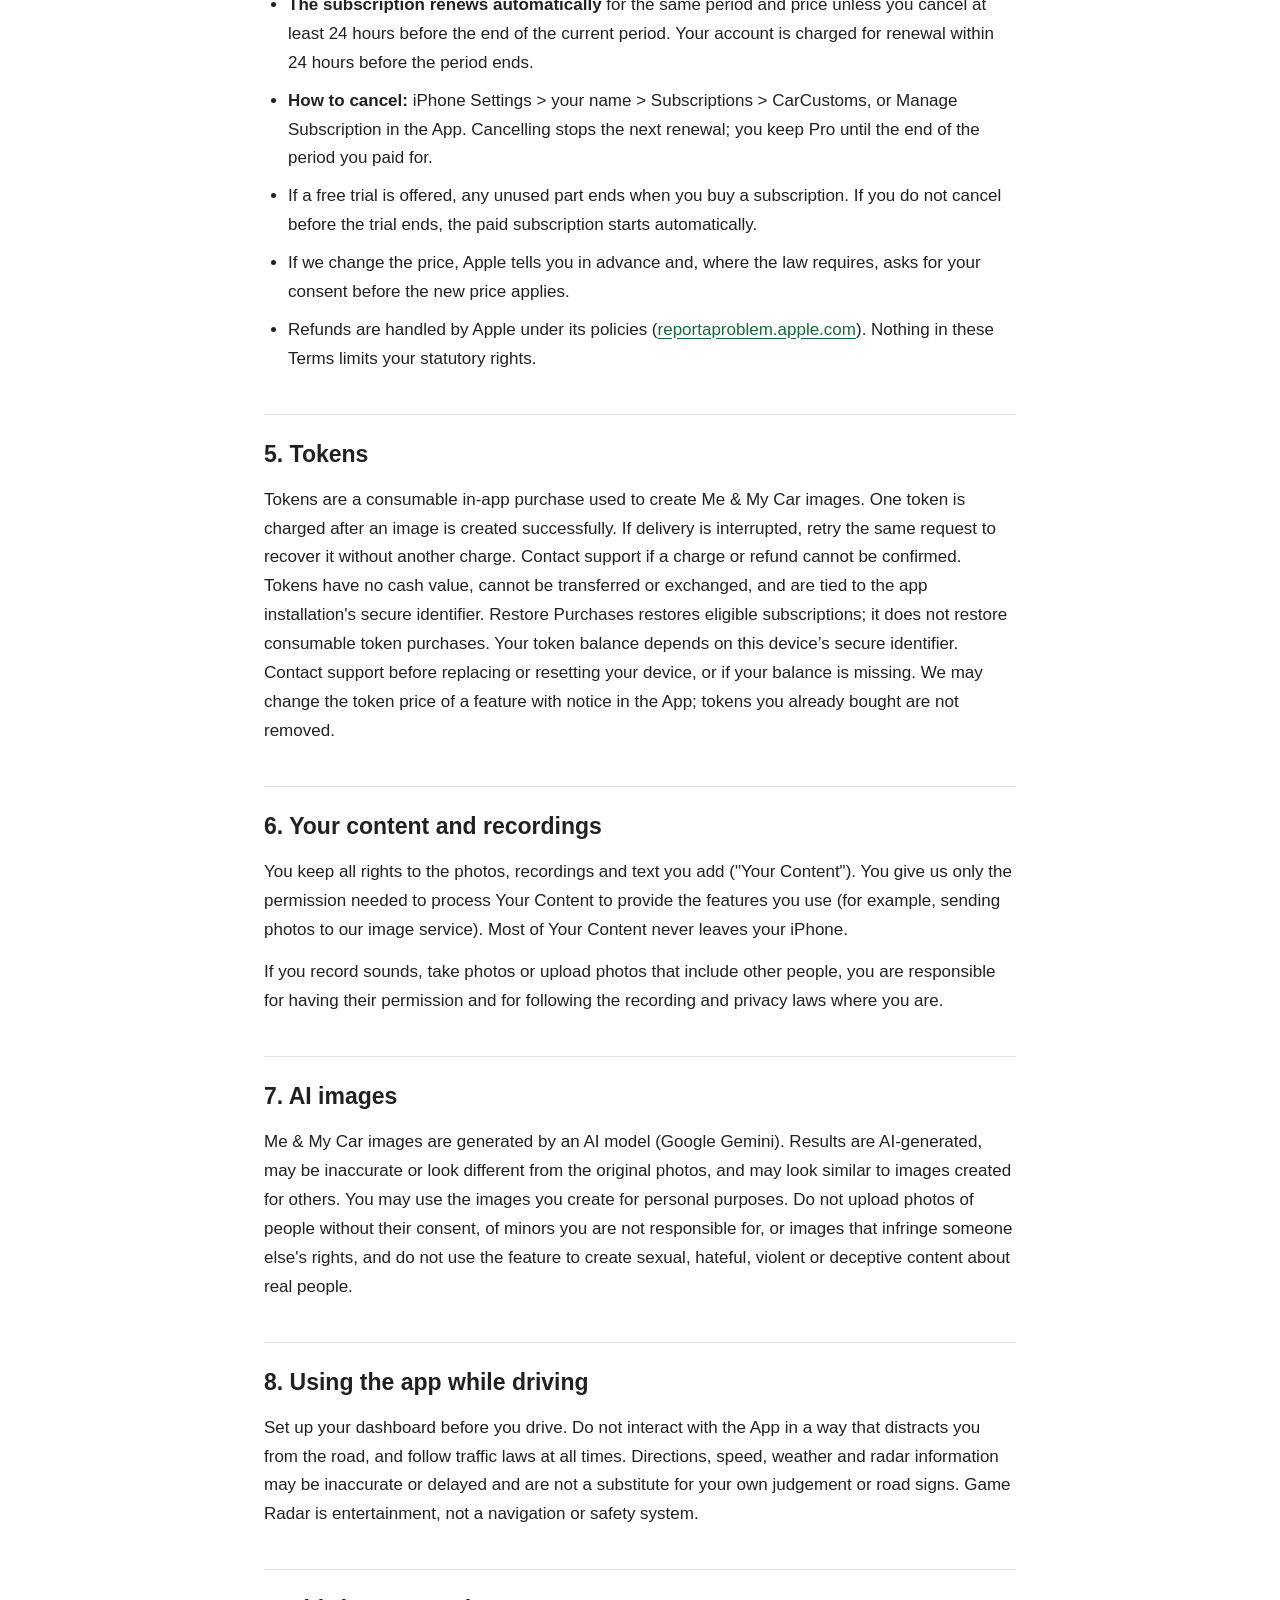
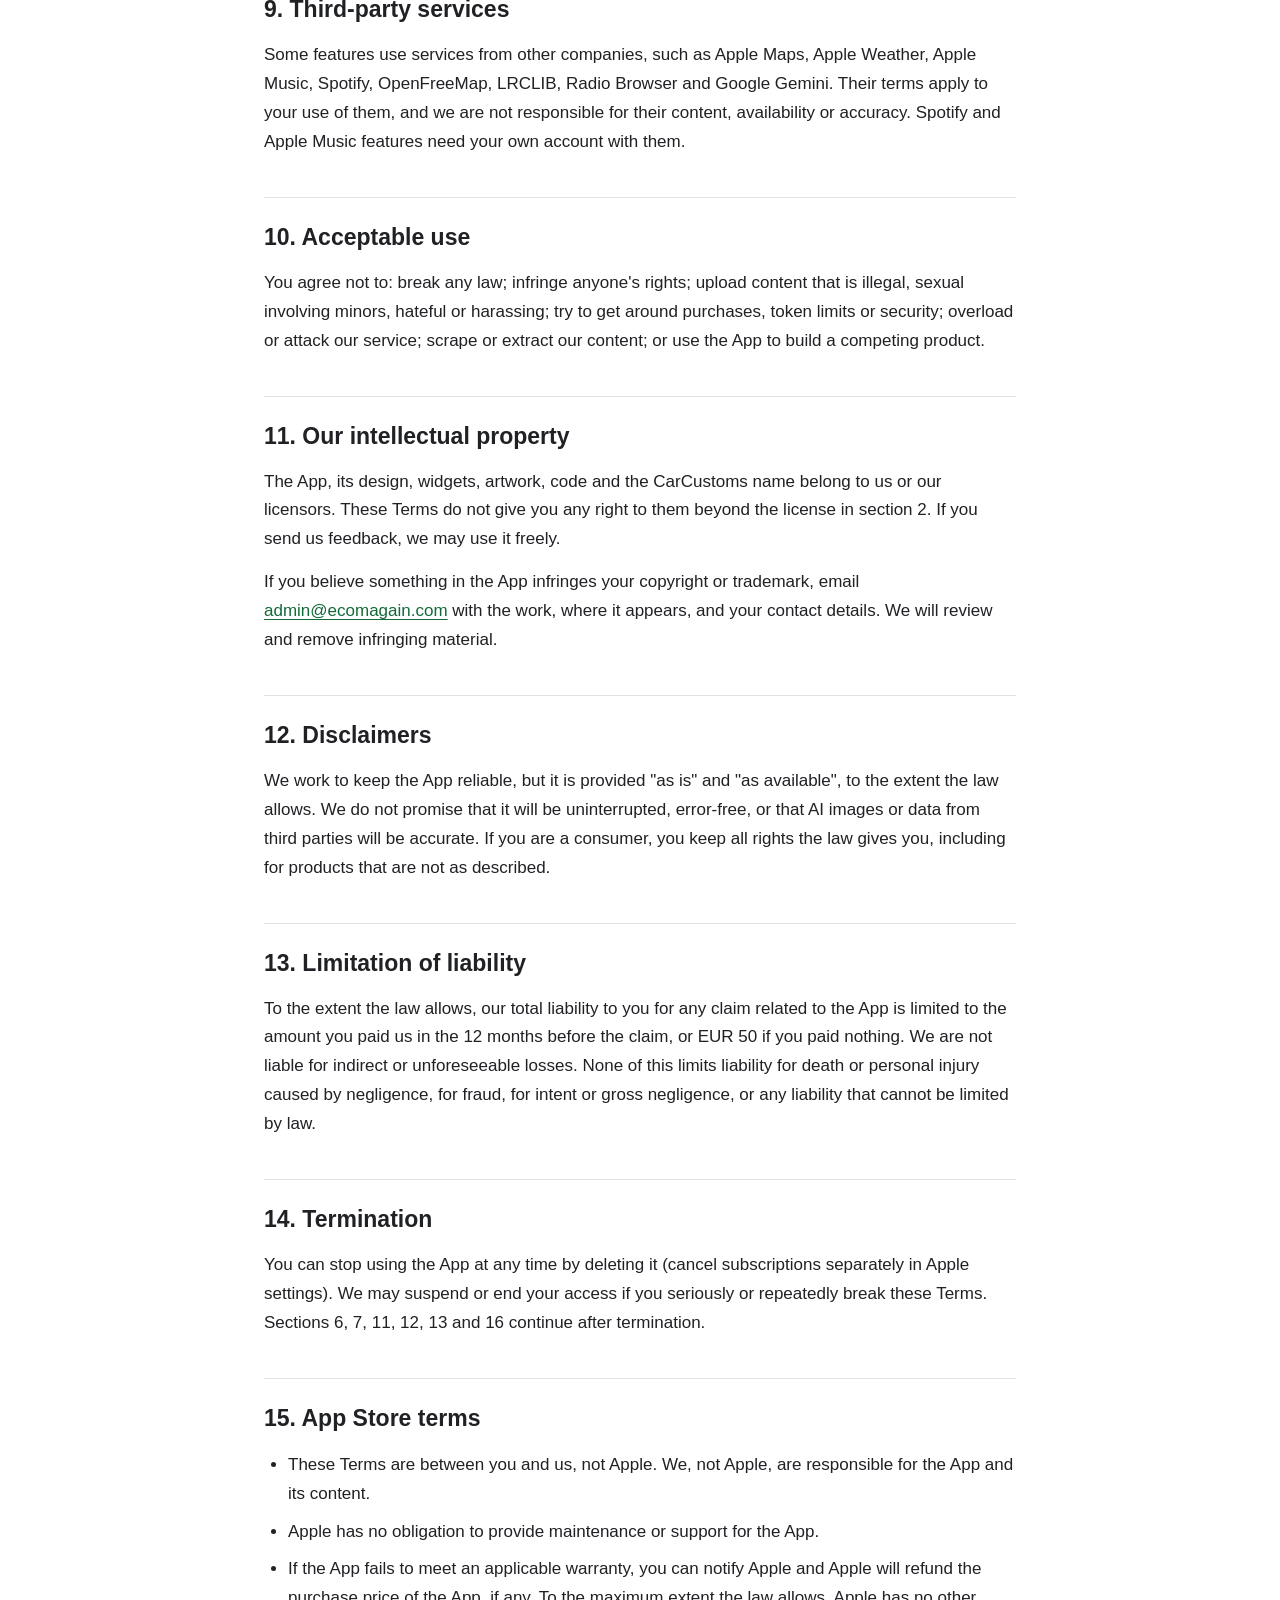
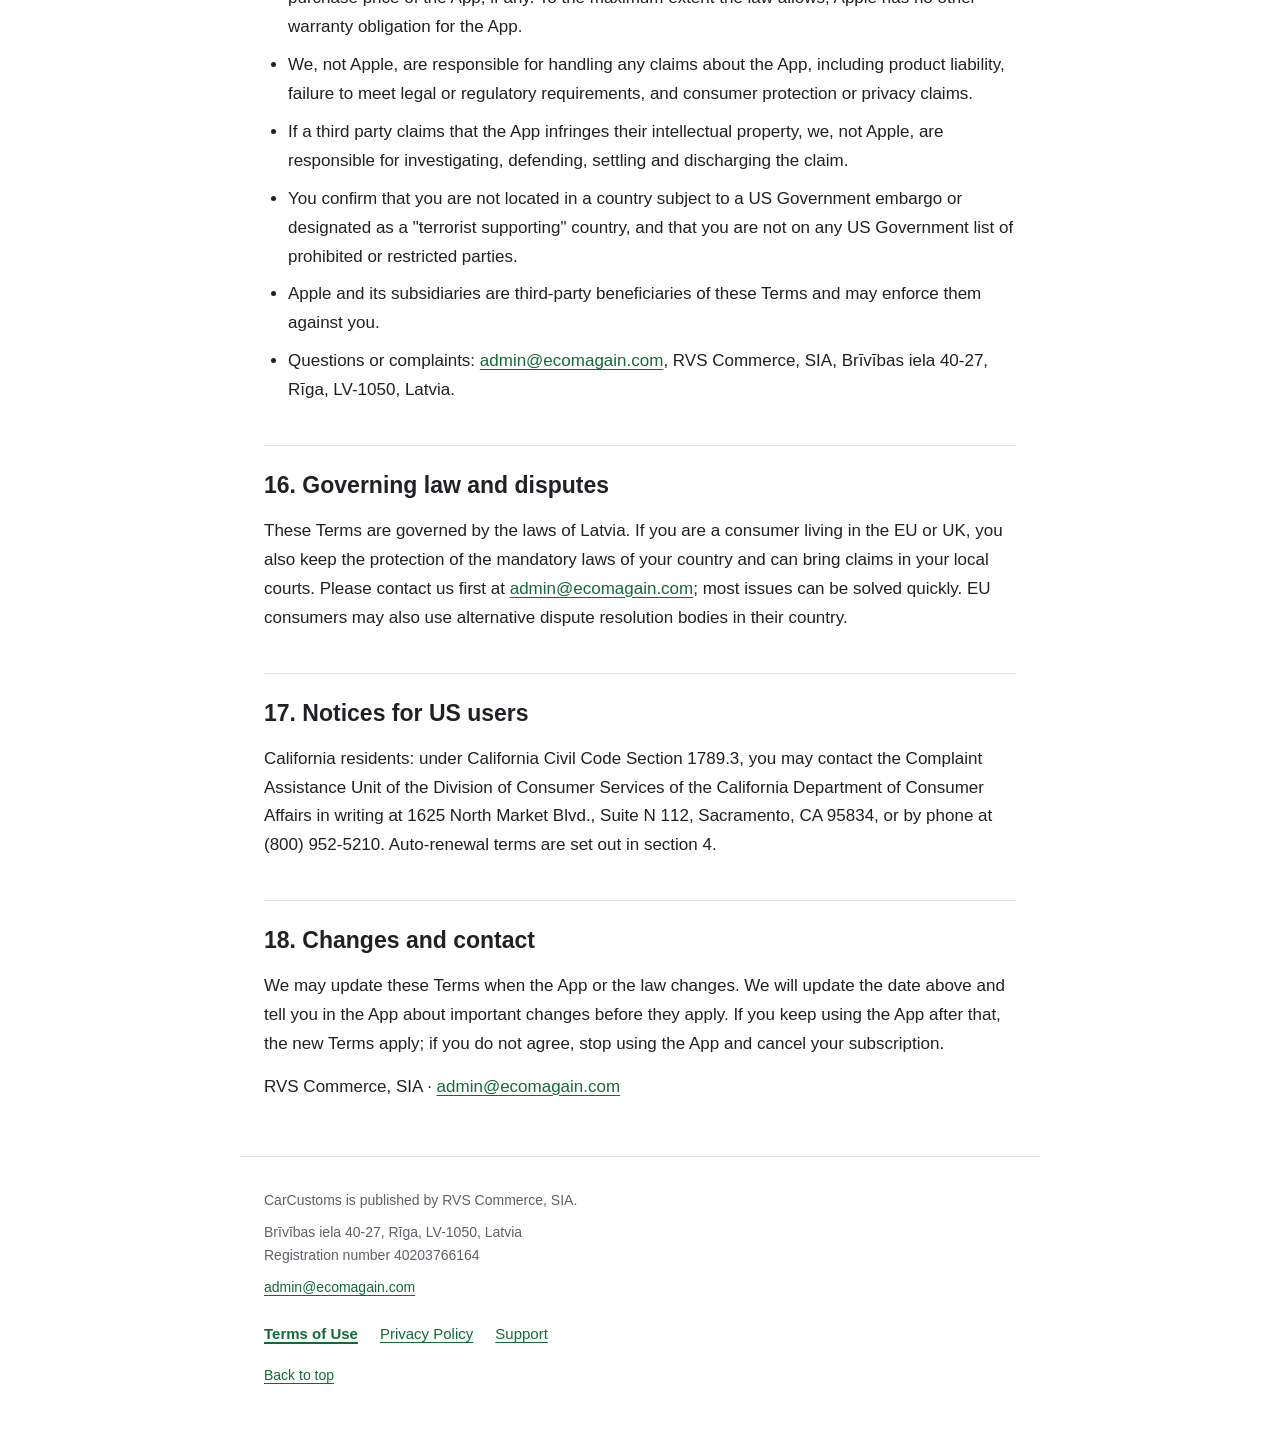
<file: terms-of-use.html>
<!doctype html>
<html lang="en"><head><meta charset="utf-8"><meta name="viewport" content="width=device-width,initial-scale=1"><meta name="description" content="Your rights and responsibilities when using CarCustoms, including subscriptions, image tokens and safe use."><title>Terms of Use | CarCustoms</title><style>
:root{color-scheme:light dark;--bg:#fff;--fg:#202124;--mut:#5d6268;--line:#dfe3e5;--acc:#126b37;--panel:#f1f6f3}
@media(prefers-color-scheme:dark){:root{--bg:#121214;--fg:#f7f7f7;--mut:#b5b8bd;--line:#383b3e;--acc:#64e69a;--panel:#1d2721}}
*{box-sizing:border-box}html{scroll-padding-top:24px;-webkit-text-size-adjust:100%}body{margin:0;background:var(--bg);color:var(--fg);font:17px/1.7 -apple-system,BlinkMacSystemFont,"Helvetica Neue",Arial,sans-serif;overflow-wrap:anywhere}
header,main,footer{max-width:800px;margin:auto;padding-left:24px;padding-right:24px}header{padding-top:24px;padding-bottom:20px;border-bottom:1px solid var(--line)}.brand{font-size:23px;font-weight:750;letter-spacing:-.7px}.brand span{color:var(--acc)}nav{display:flex;flex-wrap:wrap;gap:4px 22px;margin-top:12px}nav a{display:inline-flex;align-items:center;min-height:44px;font-size:15px}nav a[aria-current=page]{font-weight:700;text-decoration-thickness:2px}main{padding-top:32px;padding-bottom:40px}h1{font-size:clamp(32px,7vw,44px);line-height:1.15;letter-spacing:-1.2px;margin:0 0 16px}h2{font-size:23px;line-height:1.35;margin:40px 0 16px;padding-top:24px;border-top:1px solid var(--line)}p{margin:14px 0}li{margin:9px 0}ul,ol{padding-left:24px}a{color:var(--acc);text-underline-offset:3px}a:focus-visible,summary:focus-visible{outline:3px solid var(--acc);outline-offset:5px;border-radius:2px}.meta{color:var(--mut);font-size:14px}.intro{font-size:19px;color:var(--mut);margin:18px 0 28px}.summary{padding:18px 22px;background:var(--panel);border-left:3px solid var(--acc);margin:24px 0}.summary p{margin:0}.summary strong{display:block;margin-bottom:6px}details{border:1px solid var(--line);border-radius:12px;padding:14px 20px;margin:28px 0}summary{cursor:pointer;font-weight:650;min-height:30px}details ol{margin-bottom:6px}.table-wrap{overflow-x:auto;border:1px solid var(--line);border-radius:8px}table{border-collapse:collapse;width:100%;font-size:15px}caption{text-align:left;padding:12px;font-weight:600}th,td{padding:12px;text-align:left;vertical-align:top;border-bottom:1px solid var(--line)}th{background:var(--panel)}tr:last-child td{border-bottom:0}footer{padding-top:24px;padding-bottom:40px;border-top:1px solid var(--line);font-size:14px;color:var(--mut)}footer p{margin:8px 0}.contact{display:inline-flex;align-items:center;min-height:48px;padding:10px 18px;border-radius:10px;background:var(--acc);color:var(--bg);font-weight:650;text-decoration:none}.skip{position:absolute;top:-100px;left:16px;padding:12px;background:var(--bg);z-index:1}.skip:focus{top:12px}@media(max-width:440px){header,main,footer{padding-left:20px;padding-right:20px}h2{font-size:21px}.summary{padding:16px}th,td{padding:10px;font-size:14px}}@media print{header,footer,.skip,details{display:none}body{font-size:11pt;color:#000;background:#fff}main{max-width:none}a{color:inherit}.table-wrap{overflow:visible}h2{break-after:avoid}}
</style></head>
<body><a class="skip" href="#main">Skip to content</a><header><div class="brand">Car<span>Customs</span></div><nav aria-label="Legal and support"><a href="terms-of-use.html" aria-current="page">Terms of Use</a><a href="privacy-policy.html">Privacy Policy</a><a href="support.html">Support</a></nav></header><main id="main"><h1>Terms of Use</h1>
<p class="intro">Your rights and responsibilities when using CarCustoms, including subscriptions, image tokens and safe use.</p>
<p class="meta">Effective date: 27 October 2026 · Version 1.0</p>
<aside class="summary"><p><strong>Current release: 0.8.7 · 4 November 2026</strong>This release has no in-app purchases or subscriptions. Pro paywalls, token purchases, new AI generation and advertising tracking are disabled. Existing saved artwork remains editable. References below to purchases, tokens, AI uploads or ad measurement describe optional features and do not apply to the 0.8.7 App Store release. <strong>TestFlight 0.8.8:</strong> Pro subscriptions, token purchases and Me &amp; My Car AI generation are enabled; the purchase, token and AI-processing sections below apply. Meta Pixel is not connected in this beta.</p></aside>
<details><summary>On this page</summary><ol>
<li><a href="#1-acceptance">Acceptance</a></li>
<li><a href="#2-license-to-use-the-app">License to use the app</a></li>
<li><a href="#3-eligibility">Eligibility</a></li>
<li><a href="#4-subscriptions-pricing-and-billing">Subscriptions, pricing and billing</a></li>
<li><a href="#5-tokens">Tokens</a></li>
<li><a href="#6-your-content-and-recordings">Your content and recordings</a></li>
<li><a href="#7-ai-images">AI images</a></li>
<li><a href="#8-using-the-app-while-driving">Using the app while driving</a></li>
<li><a href="#9-third-party-services">Third-party services</a></li>
<li><a href="#10-acceptable-use">Acceptable use</a></li>
<li><a href="#11-our-intellectual-property">Our intellectual property</a></li>
<li><a href="#12-disclaimers">Disclaimers</a></li>
<li><a href="#13-limitation-of-liability">Limitation of liability</a></li>
<li><a href="#14-termination">Termination</a></li>
<li><a href="#15-app-store-terms">App Store terms</a></li>
<li><a href="#16-governing-law-and-disputes">Governing law and disputes</a></li>
<li><a href="#17-notices-for-us-users">Notices for US users</a></li>
<li><a href="#18-changes-and-contact">Changes and contact</a></li>
</ol></details>
<h2 id="1-acceptance">1. Acceptance</h2>
<p>These Terms of Use ("Terms") are a binding agreement between you and RVS Commerce, SIA, Brīvības iela 40-27, Rīga, LV-1050, Latvia, registration number 40203766164 ("we", "us"), for the CarCustoms app (the "App"). By downloading or using the App you accept these Terms and our <a href="privacy-policy.html">Privacy Policy</a>.</p>
<h2 id="2-license-to-use-the-app">2. License to use the app</h2>
<p>We give you a personal, non-exclusive, non-transferable, revocable license to use the App on Apple devices you own or control, as permitted by Apple's Usage Rules. You may not copy, modify, resell, rent, reverse engineer or redistribute the App, except where the law allows it despite this restriction.</p>
<h2 id="3-eligibility">3. Eligibility</h2>
<p>You must be at least 13 years old. If you are under 18, or under the age of majority where you live, you need your parent's or guardian's permission, and they accept these Terms for you.</p>
<h2 id="4-subscriptions-pricing-and-billing">4. Subscriptions, pricing and billing</h2>
<ul>
<li>CarCustoms Pro is an auto-renewing subscription, offered weekly and yearly. The plan name, length and price, and any free trial, are shown before you buy.</li>
<li>Payment is charged to your Apple Account when you confirm the purchase.</li>
<li><strong>The subscription renews automatically</strong> for the same period and price unless you cancel at least 24 hours before the end of the current period. Your account is charged for renewal within 24 hours before the period ends.</li>
<li><strong>How to cancel:</strong> iPhone Settings &gt; your name &gt; Subscriptions &gt; CarCustoms, or Manage Subscription in the App. Cancelling stops the next renewal; you keep Pro until the end of the period you paid for.</li>
<li>If a free trial is offered, any unused part ends when you buy a subscription. If you do not cancel before the trial ends, the paid subscription starts automatically.</li>
<li>If we change the price, Apple tells you in advance and, where the law requires, asks for your consent before the new price applies.</li>
<li>Refunds are handled by Apple under its policies (<a href="https://reportaproblem.apple.com">reportaproblem.apple.com</a>). Nothing in these Terms limits your statutory rights.</li>
</ul>
<h2 id="5-tokens">5. Tokens</h2>
<p>Tokens are a consumable in-app purchase used to create Me &amp; My Car images. One token is charged after an image is created successfully. If delivery is interrupted, retry the same request to recover it without another charge. Contact support if a charge or refund cannot be confirmed. Tokens have no cash value, cannot be transferred or exchanged, and are tied to the app installation's secure identifier. Restore Purchases restores eligible subscriptions; it does not restore consumable token purchases. Your token balance depends on this device’s secure identifier. Contact support before replacing or resetting your device, or if your balance is missing. We may change the token price of a feature with notice in the App; tokens you already bought are not removed.</p>
<h2 id="6-your-content-and-recordings">6. Your content and recordings</h2>
<p>You keep all rights to the photos, recordings and text you add ("Your Content"). You give us only the permission needed to process Your Content to provide the features you use (for example, sending photos to our image service). Most of Your Content never leaves your iPhone.</p>
<p>If you record sounds, take photos or upload photos that include other people, you are responsible for having their permission and for following the recording and privacy laws where you are.</p>
<h2 id="7-ai-images">7. AI images</h2>
<p>Me &amp; My Car images are generated by an AI model (Google Gemini). Results are AI-generated, may be inaccurate or look different from the original photos, and may look similar to images created for others. You may use the images you create for personal purposes. Do not upload photos of people without their consent, of minors you are not responsible for, or images that infringe someone else's rights, and do not use the feature to create sexual, hateful, violent or deceptive content about real people.</p>
<h2 id="8-using-the-app-while-driving">8. Using the app while driving</h2>
<p>Set up your dashboard before you drive. Do not interact with the App in a way that distracts you from the road, and follow traffic laws at all times. Directions, speed, weather and radar information may be inaccurate or delayed and are not a substitute for your own judgement or road signs. Game Radar is entertainment, not a navigation or safety system.</p>
<h2 id="9-third-party-services">9. Third-party services</h2>
<p>Some features use services from other companies, such as Apple Maps, Apple Weather, Apple Music, Spotify, OpenFreeMap, LRCLIB, Radio Browser and Google Gemini. Their terms apply to your use of them, and we are not responsible for their content, availability or accuracy. Spotify and Apple Music features need your own account with them.</p>
<h2 id="10-acceptable-use">10. Acceptable use</h2>
<p>You agree not to: break any law; infringe anyone's rights; upload content that is illegal, sexual involving minors, hateful or harassing; try to get around purchases, token limits or security; overload or attack our service; scrape or extract our content; or use the App to build a competing product.</p>
<h2 id="11-our-intellectual-property">11. Our intellectual property</h2>
<p>The App, its design, widgets, artwork, code and the CarCustoms name belong to us or our licensors. These Terms do not give you any right to them beyond the license in section 2. If you send us feedback, we may use it freely.</p>
<p>If you believe something in the App infringes your copyright or trademark, email <a href="mailto:admin@ecomagain.com">admin@ecomagain.com</a> with the work, where it appears, and your contact details. We will review and remove infringing material.</p>
<h2 id="12-disclaimers">12. Disclaimers</h2>
<p>We work to keep the App reliable, but it is provided "as is" and "as available", to the extent the law allows. We do not promise that it will be uninterrupted, error-free, or that AI images or data from third parties will be accurate. If you are a consumer, you keep all rights the law gives you, including for products that are not as described.</p>
<h2 id="13-limitation-of-liability">13. Limitation of liability</h2>
<p>To the extent the law allows, our total liability to you for any claim related to the App is limited to the amount you paid us in the 12 months before the claim, or EUR 50 if you paid nothing. We are not liable for indirect or unforeseeable losses. None of this limits liability for death or personal injury caused by negligence, for fraud, for intent or gross negligence, or any liability that cannot be limited by law.</p>
<h2 id="14-termination">14. Termination</h2>
<p>You can stop using the App at any time by deleting it (cancel subscriptions separately in Apple settings). We may suspend or end your access if you seriously or repeatedly break these Terms. Sections 6, 7, 11, 12, 13 and 16 continue after termination.</p>
<h2 id="15-app-store-terms">15. App Store terms</h2>
<ul>
<li>These Terms are between you and us, not Apple. We, not Apple, are responsible for the App and its content.</li>
<li>Apple has no obligation to provide maintenance or support for the App.</li>
<li>If the App fails to meet an applicable warranty, you can notify Apple and Apple will refund the purchase price of the App, if any. To the maximum extent the law allows, Apple has no other warranty obligation for the App.</li>
<li>We, not Apple, are responsible for handling any claims about the App, including product liability, failure to meet legal or regulatory requirements, and consumer protection or privacy claims.</li>
<li>If a third party claims that the App infringes their intellectual property, we, not Apple, are responsible for investigating, defending, settling and discharging the claim.</li>
<li>You confirm that you are not located in a country subject to a US Government embargo or designated as a "terrorist supporting" country, and that you are not on any US Government list of prohibited or restricted parties.</li>
<li>Apple and its subsidiaries are third-party beneficiaries of these Terms and may enforce them against you.</li>
<li>Questions or complaints: <a href="mailto:admin@ecomagain.com">admin@ecomagain.com</a>, RVS Commerce, SIA, Brīvības iela 40-27, Rīga, LV-1050, Latvia.</li>
</ul>
<h2 id="16-governing-law-and-disputes">16. Governing law and disputes</h2>
<p>These Terms are governed by the laws of Latvia. If you are a consumer living in the EU or UK, you also keep the protection of the mandatory laws of your country and can bring claims in your local courts. Please contact us first at <a href="mailto:admin@ecomagain.com">admin@ecomagain.com</a>; most issues can be solved quickly. EU consumers may also use alternative dispute resolution bodies in their country.</p>
<h2 id="17-notices-for-us-users">17. Notices for US users</h2>
<p>California residents: under California Civil Code Section 1789.3, you may contact the Complaint Assistance Unit of the Division of Consumer Services of the California Department of Consumer Affairs in writing at 1625 North Market Blvd., Suite N 112, Sacramento, CA 95834, or by phone at (800) 952-5210. Auto-renewal terms are set out in section 4.</p>
<h2 id="18-changes-and-contact">18. Changes and contact</h2>
<p>We may update these Terms when the App or the law changes. We will update the date above and tell you in the App about important changes before they apply. If you keep using the App after that, the new Terms apply; if you do not agree, stop using the App and cancel your subscription.</p>
<p>RVS Commerce, SIA · <a href="mailto:admin@ecomagain.com">admin@ecomagain.com</a></p></main><footer><p>CarCustoms is published by RVS Commerce, SIA.</p><p>Brīvības iela 40-27, Rīga, LV-1050, Latvia<br>Registration number 40203766164</p><p><a href="mailto:admin@ecomagain.com">admin@ecomagain.com</a></p><nav aria-label="Legal and support"><a href="terms-of-use.html" aria-current="page">Terms of Use</a><a href="privacy-policy.html">Privacy Policy</a><a href="support.html">Support</a></nav><p><a href="#main">Back to top</a></p></footer></body></html>
</file>
<file: style.css>
:root{color-scheme:dark;--bg:#121214;--surface:#1d1d20;--raised:#27272b;--green:#2bff88;--text:#f7f7f7;--muted:#aaaab3;font-family:"Helvetica Neue",Helvetica,Arial,sans-serif;background:var(--bg);color:var(--text)}*{box-sizing:border-box}html{scroll-behavior:smooth}body{margin:0}button,input,select{font:inherit}button,a,input,select,summary{touch-action:manipulation}a{color:inherit;text-decoration:none}button{cursor:pointer}button,a,select,input,summary{outline-offset:6px}button:focus-visible,a:focus-visible,select:focus-visible,input:focus-visible,summary:focus-visible{outline:2px solid var(--green)}[hidden]{display:none!important}header,main,footer{max-width:1440px;margin:auto}header{padding:28px 5%;display:flex;justify-content:space-between;align-items:center}.brand{font-size:24px;font-weight:750;display:flex;align-items:center;gap:10px}.brand img{border-radius:10px}nav{display:flex;gap:30px;font-size:14px}nav a:hover,.text-link:hover{color:var(--green)}main{padding:0 5%}.hero{display:grid;grid-template-columns:1.4fr 1fr;align-items:end;gap:7%;padding:65px 0 70px}h1{font-size:clamp(64px,7.9vw,112px);line-height:.96;letter-spacing:-.065em;margin:0;font-weight:750}p{line-height:1.65;max-width:65ch}.intro{padding-bottom:6px}.intro p{font-size:20px;color:#bcbcc3;margin:0 0 30px}.text-link{display:flex;align-items:center;gap:35px;font-weight:600}.text-link span{font-size:26px}section{scroll-margin-top:24px}.section-heading{display:flex;justify-content:space-between;align-items:center;margin-bottom:22px}h2{font-size:32px;letter-spacing:-.035em;line-height:1.12;margin:0}.section-heading span,.quiet{color:var(--muted);font-size:12px}.dashboard-shell{background:#070809;border:1px solid #37373c;border-radius:28px;padding:16px;box-shadow:0 30px 65px #0005}.dashboard{display:grid;grid-template-columns:1.18fr 1fr 1fr 1fr;gap:10px;overflow-x:auto;scroll-snap-type:x mandatory}.tile{position:relative;min-width:0;aspect-ratio:1;overflow:hidden;border-radius:16px;background:#17191b;scroll-snap-align:start}.tile img.art,.road-art{position:absolute;width:100%;height:100%;object-fit:cover}.tile-top{position:absolute;top:16px;left:15px;right:15px;display:flex;justify-content:space-between;font-size:11px;z-index:2;text-shadow:0 1px 5px #000}.tile-top span:first-child{max-width:70%;overflow:hidden;text-overflow:ellipsis;white-space:nowrap}.tile-top span:last-child{color:#bbb}.car{position:absolute;width:76%;height:76%;object-fit:contain;left:12%;top:11%;filter:drop-shadow(0 10px 12px #000)}.speed{position:absolute;bottom:12px;left:15px;display:flex;align-items:baseline;gap:6px}.speed strong{font-size:46px;letter-spacing:-.06em}.speed span{font-size:11px;color:#bbb}.clock-face,.weather-face{position:absolute;inset:0;display:flex;flex-direction:column;align-items:center;justify-content:center;gap:7px;text-shadow:0 2px 8px #000}.clock-face strong{font-size:clamp(30px,4.8vw,65px);font-variant-numeric:tabular-nums;letter-spacing:-.055em}.clock-face span{font-size:10px}.clock-face small{font-size:9px;color:#bcbcbc}.weather-face{justify-content:flex-end;padding-bottom:18px;gap:3px}.weather-face strong{font-size:50px;line-height:1}.weather-face span{font-size:12px}.weather-face small{font-size:10px;color:#bbb}.radio{display:flex;flex-direction:column;align-items:center;padding:14px 10px;justify-content:flex-end}.radio img{position:absolute;inset:0;width:100%;height:78%;object-fit:cover;object-position:50% 45%}.radio>span,.radio strong{position:relative;z-index:1;text-align:center}.radio>span{font-size:10px;color:#aaa}.radio strong{font-size:13px;max-width:100%;white-space:nowrap;text-overflow:ellipsis;overflow:hidden;margin:5px 0}.radio .radio-hint{font-size:9px}.dashboard-footer{display:flex;justify-content:space-between;color:#8c8c94;font-size:11px;padding:16px 5px 2px}#preferences{display:grid;grid-template-columns:1fr 1.3fr 1.3fr auto;gap:20px;align-items:start;padding:30px 0 0}.control-group{display:flex;flex-direction:column;gap:9px}label{font-size:13px;font-weight:600}input,select{border:1px solid #424248;border-radius:9px;padding:13px 12px;background:var(--surface);color:var(--text);width:100%;min-width:0}small{color:var(--muted);font-size:11px;line-height:1.5}.primary,.secondary{display:inline-flex;justify-content:center;align-items:center;border:0;border-radius:10px;padding:15px 20px;font-size:14px;font-weight:650;text-align:center}.primary{background:var(--green);color:#07170d}.primary:hover{background:#72ffaf}.secondary{background:#303034;color:white}.secondary:hover{background:#414146}#preferences>.primary{margin-top:24px;min-height:47px}.quiet{line-height:1.6;margin-top:16px}.next-step{margin-top:25px;padding:30px;background:var(--surface);border:1px solid #466252;border-radius:18px;display:grid;grid-template-columns:1.4fr 1fr;gap:30px}h3{font-size:24px;letter-spacing:-.03em;margin:0}.next-step p{font-size:14px;color:#bcbcc3}.next-actions{display:flex;flex-direction:column;gap:12px;justify-content:center}.collection{display:grid;grid-template-columns:1fr 1fr;gap:15%;padding:100px 0;border-bottom:1px solid #333338}.collection h2,.compatibility h2{font-size:clamp(32px,4vw,54px)}.collection p{color:var(--muted);font-size:16px}.collection-numbers{display:grid;grid-template-columns:auto 1fr;gap:10px 28px;align-items:center}.collection-numbers strong{font-size:64px;letter-spacing:-.05em;color:var(--green)}.collection-numbers span{color:#bcbcc3;max-width:200px;font-size:15px}.compatibility{padding:85px 0 95px;display:grid;grid-template-columns:1fr 1fr;gap:8%}details{border-bottom:1px solid #343439;padding:20px 0}details:first-child{padding-top:0}summary{cursor:pointer;font-size:17px;font-weight:550}details p{font-size:14px;color:var(--muted)}footer{padding:30px 5%;border-top:1px solid #333338;display:flex;align-items:center;justify-content:space-between;color:var(--muted);font-size:13px}footer .brand{color:white;font-size:20px}footer button{border:0;background:none;color:var(--muted);padding:10px}dialog{max-width:510px;width:calc(100% - 32px);background:var(--surface);color:var(--text);border:1px solid #555;border-radius:20px;padding:32px}dialog::backdrop{background:#0009;backdrop-filter:blur(5px)}dialog p{font-size:14px;color:#bbb}dialog h2{font-size:28px}.dialog-close{float:right;background:none;border:0;color:white;font-size:28px;padding:0 0 12px 18px}.privacy-actions{display:flex;gap:12px;margin-top:25px}.skip{position:absolute;left:20px;top:-100px;background:var(--green);color:black;padding:12px;z-index:10}.skip:focus{top:10px}.dashboard.minimal .art,.dashboard.minimal .road-art{opacity:.12}.dashboard.minimal .tile{border:1px solid #393a3e}.dashboard.minimal .weather-face{justify-content:center;padding:0}.dashboard.halloween .tile{background:#21142b}.dashboard.halloween .art,.dashboard.halloween .road-art{filter:hue-rotate(125deg) saturate(1.5)}.dashboard.halloween .clock-face strong{color:#ffb34f}.dashboard.halloween .clock-face small:after{content:' 🎃'}
@media(min-width:1450px){.clock-face strong{font-size:65px}}@media(max-width:1000px){#preferences{grid-template-columns:1fr 1fr}#preferences>.primary{margin-top:24px}.dashboard{grid-template-columns:repeat(4,minmax(210px,1fr))}.clock-face strong{font-size:52px}.intro p{font-size:17px}.hero{gap:6%}.tile{aspect-ratio:1}.section-heading span{max-width:170px;text-align:right}}@media(max-width:600px){header{padding-top:20px}.brand{font-size:21px}nav{gap:18px;font-size:12px}.hero{display:block;padding:45px 0}h1{font-size:clamp(48px,15vw,70px)}.intro{margin-top:25px}.intro p{font-size:16px;max-width:35ch;margin-bottom:15px}.section-heading{align-items:end;gap:15px}h2{font-size:26px}.section-heading span{font-size:10px}.dashboard-shell{padding:10px;border-radius:20px}.dashboard{grid-template-columns:repeat(4,220px)}.dashboard-footer{font-size:9px;gap:12px}.clock-face strong{font-size:55px}#preferences{grid-template-columns:1fr;gap:20px}#preferences>.primary{margin-top:0}.next-step{grid-template-columns:1fr;padding:22px;gap:15px}.collection{padding:60px 0;gap:35px;grid-template-columns:1fr}.collection-numbers{grid-template-columns:auto 1fr;gap:10px 25px}.collection-numbers strong{font-size:54px}.collection-numbers span{max-width:none}.compatibility{padding:55px 0;grid-template-columns:1fr;gap:35px}footer{flex-wrap:wrap;gap:16px}footer>span{display:none}.privacy-actions{flex-direction:column}}@media(prefers-reduced-motion:reduce){html{scroll-behavior:auto}}

footer{flex-wrap:wrap;gap:16px}footer nav{flex-wrap:wrap;gap:8px 20px}footer nav a{display:inline-flex;align-items:center;min-height:44px}
</file>
